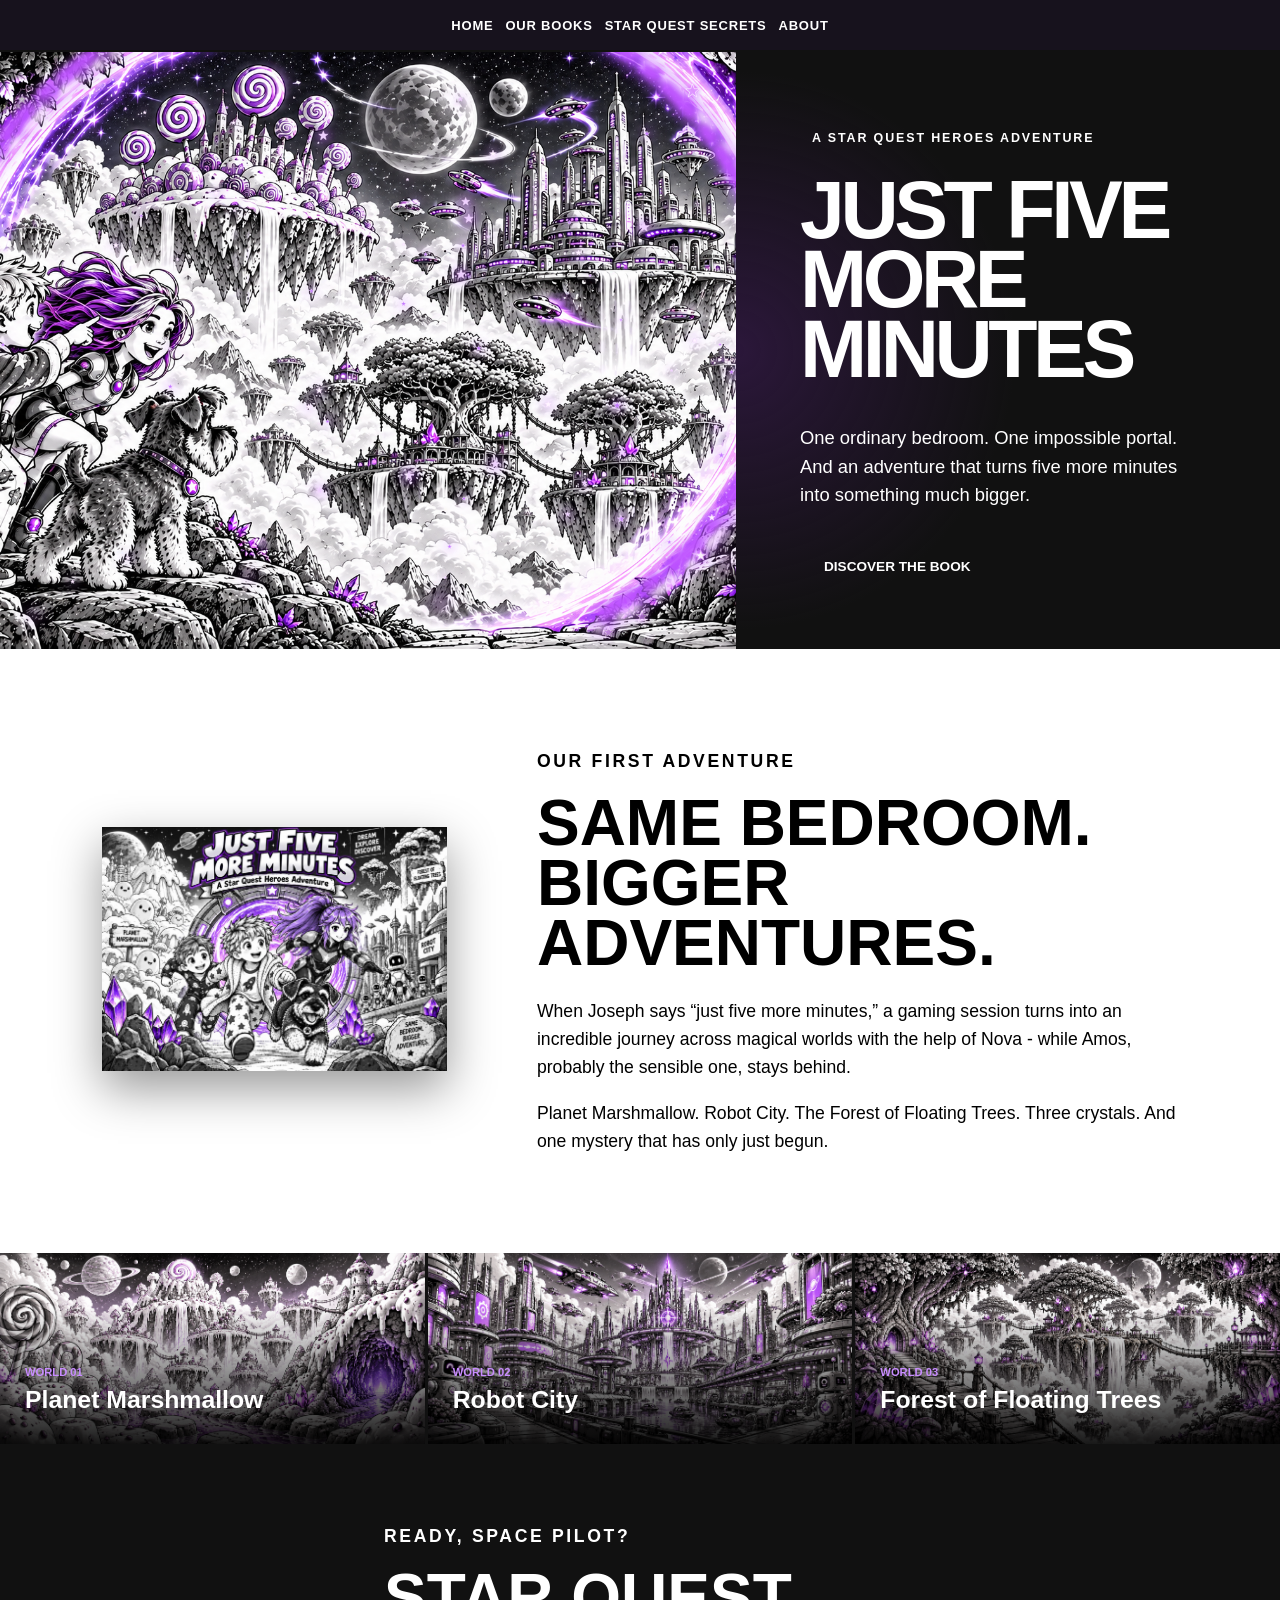
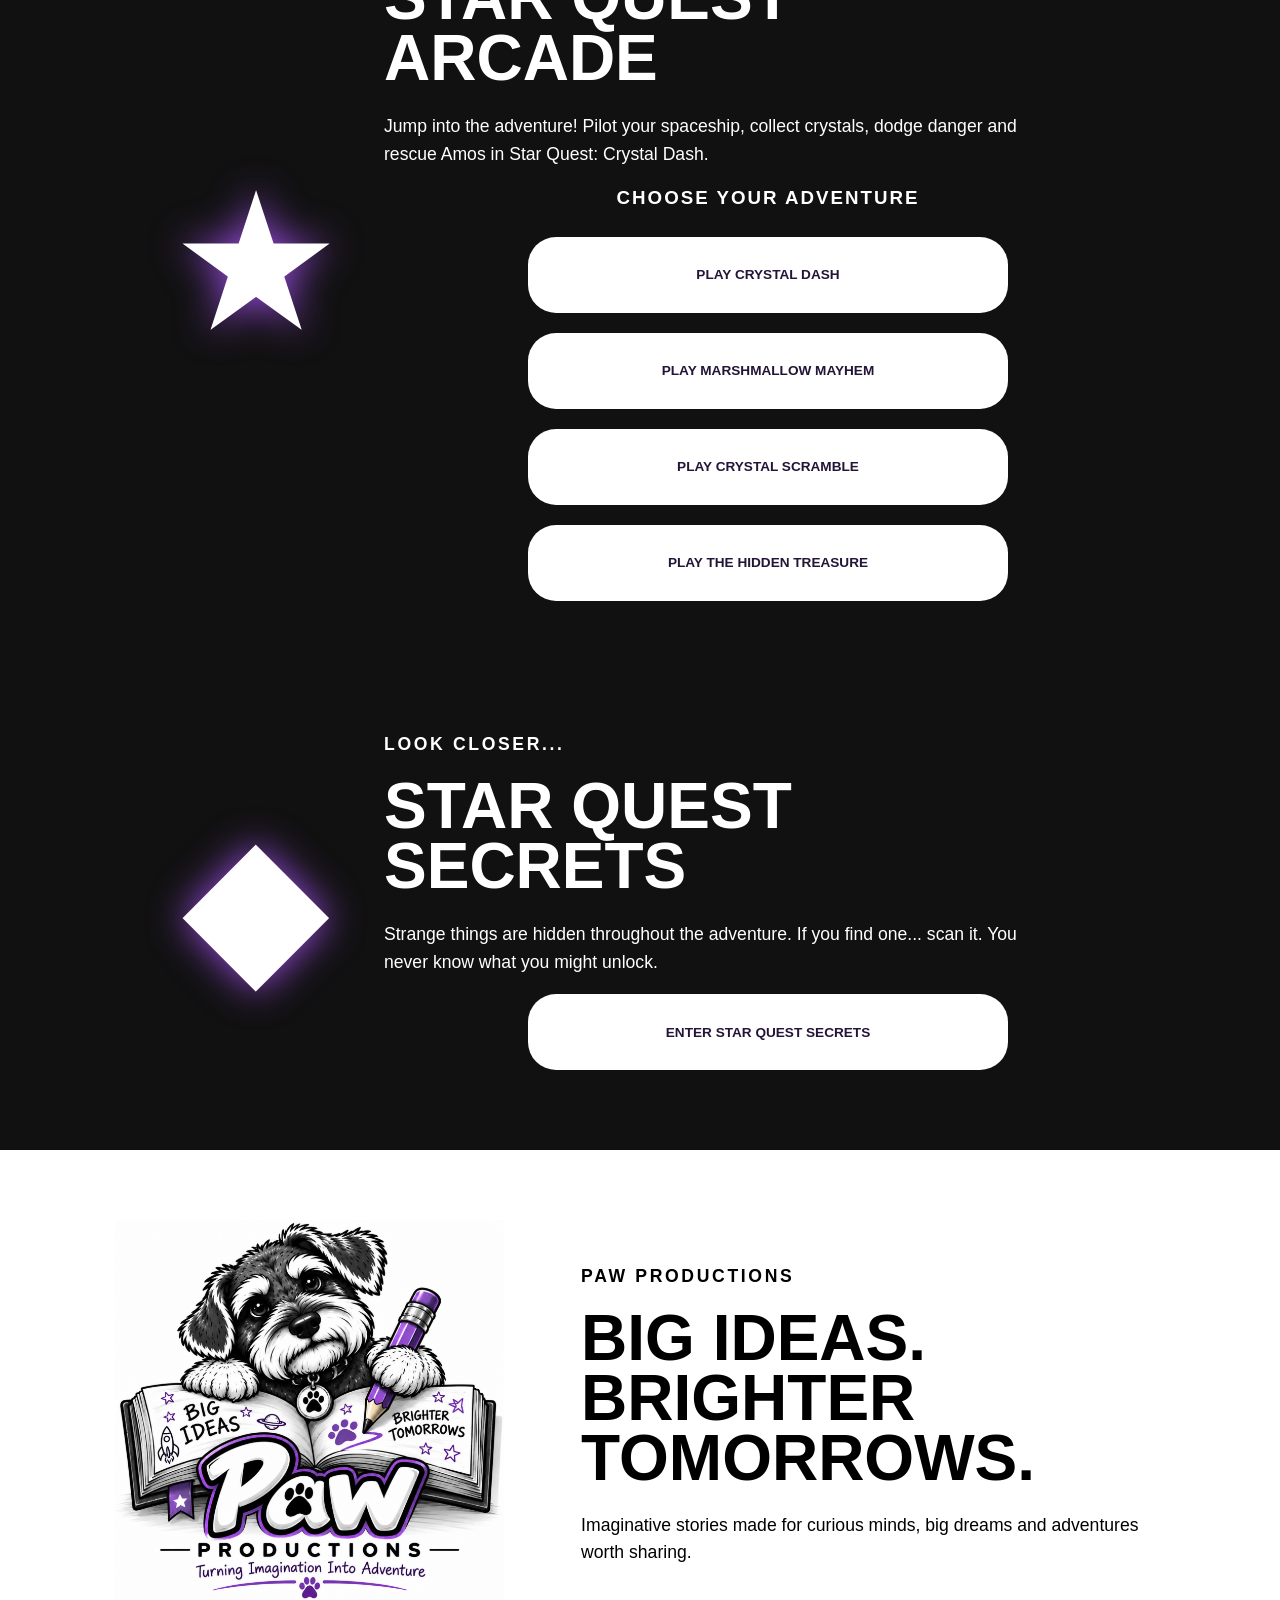
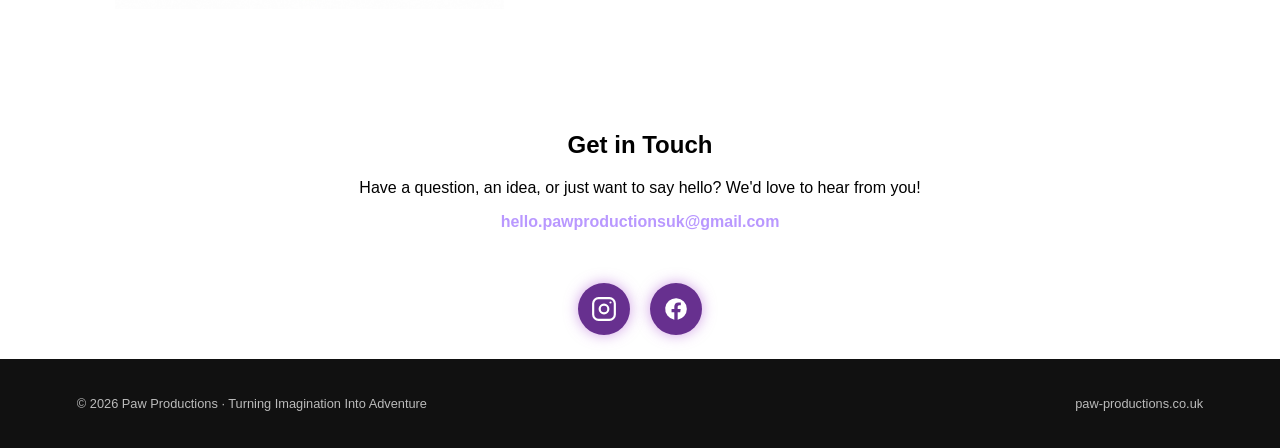
<file: index.html>
<!doctype html><html lang="en"><head><meta charset="utf-8"><meta name="viewport" content="width=device-width,initial-scale=1">
<title>Paw Productions | Turning Imagination Into Adventure</title><link rel="stylesheet" href="styles.css"><link rel="stylesheet" href="portal-animation.css"></head><body>
<header><a href="#home" class="logo"><img src="assets/paw-productions-logo.png" alt="Paw Productions"></a>
<nav><a href="#home">Home</a><a href="#book">Our Books</a><a href="#secrets">Star Quest Secrets</a><a href="#about">About</a></nav></header>
<main id="home"><section class="hero"><div class="hero-image"><img src="assets/file_000000006318821094ed0d67ec2d9e90.png" alt="Joseph jumps through Nova's purple portal while Amos stays on the bed."></div>
<div class="hero-copy"><span class="tag">A STAR QUEST HEROES ADVENTURE</span><h1>JUST FIVE<br>MORE MINUTES</h1>
<p>One ordinary bedroom. One impossible portal. And an adventure that turns five more minutes into something much bigger.</p><a class="button" href="#book">Discover the book</a></div></section>
<section id="book" class="book"><div class="cover"><img src="assets/cover.png" alt="Just Five More Minutes cover"></div><div class="book-copy">
<p class="kicker">OUR FIRST ADVENTURE</p><h2>Same bedroom.<br><em>Bigger adventures.</em></h2>
<p>When Joseph says “just five more minutes,” a gaming session turns into an incredible journey across magical worlds with the help of Nova - while Amos, probably the sensible one, stays behind.</p>
<p>Planet Marshmallow. Robot City. The Forest of Floating Trees. Three crystals. And one mystery that has only just begun.</p></div></section>
<section class="worlds"><article><img src="assets/Marshmallow.png" alt="Planet Marshmallow"><div><span>WORLD 01</span><h3>Planet Marshmallow</h3></div></article>
<article><img src="assets/RobotCity.png" alt="Robot City"><div><span>WORLD 02</span><h3>Robot City</h3></div></article>
<article><img src="assets/FloatingTrees.png" alt="Forest of Floating Trees"><div><span>WORLD 03</span><h3>Forest of Floating Trees</h3></div></article></section>
<section id="arcade" class="secrets">
  <div class="crystal">★</div>
  <div>
    <p class="kicker">READY, SPACE PILOT?</p>
    <h2>STAR QUEST<br>ARCADE</h2>
    <p>Jump into the adventure! Pilot your spaceship, collect crystals, dodge danger and rescue Amos in Star Quest: Crystal Dash.</p>
   
<h3 class="arcade-title">CHOOSE YOUR ADVENTURE</h3>
 
    <a class="button light" href="crystal-dash.html">PLAY CRYSTAL DASH</a>
    <a class="button light" href="Marshmallow_Mayhem_V5_1_GitHub_Ready-1.html">PLAY MARSHMALLOW MAYHEM</a>
  <a class="button light" href="Star_Quest_Crystal_Scramble_V1_1-1.html">PLAY CRYSTAL SCRAMBLE</a>  
  <a class="button light" href="Star_Quest_Hidden_Treasure_V4_4.html">PLAY THE HIDDEN TREASURE</a>
  </div>
</section>
<section id="secrets" class="secrets"><div class="crystal">◆</div><div><p class="kicker">LOOK CLOSER...</p><h2>STAR QUEST<br>SECRETS</h2>
<p>Strange things are hidden throughout the adventure. If you find one... scan it. You never know what you might unlock.</p>
<a class="button light" href="secret1.html">Enter Star Quest Secrets</a></div></section>
<section id="about" class="about"><img src="assets/paw-productions-logo.png" alt="Paw Productions"><div><p class="kicker">PAW PRODUCTIONS</p>
<h2>Big ideas.<br><em>Brighter tomorrows.</em></h2><p>Imaginative stories made for curious minds, big dreams and adventures worth sharing.</p></div></section></main>


<section id="contact" style="text-align:center;padding:32px 20px 12px;">
  <h2>Get in Touch</h2>
  <p>Have a question, an idea, or just want to say hello? We'd love to hear from you!</p>
  <p>
    <a href="mailto:hello.pawproductionsuk@gmail.com" style="color:#b998ff;font-weight:bold;text-decoration:none;">
      hello.pawproductionsuk@gmail.com
    </a>
  </p>
</section>

<div class="social-links" style="display:flex;justify-content:center;align-items:center;gap:20px;padding:24px 0;">
  <a href="https://www.instagram.com/pawproductionsuk/" target="_blank" rel="noopener noreferrer" aria-label="Follow Paw Productions on Instagram" title="Instagram" style="display:flex;align-items:center;justify-content:center;width:52px;height:52px;border-radius:50%;background:#67308f;color:white;box-shadow:0 0 14px #a64dce88;transition:transform .2s,box-shadow .2s;" onmouseover="this.style.transform='scale(1.1)'" onmouseout="this.style.transform='scale(1)'">
    <svg xmlns="http://www.w3.org/2000/svg" width="26" height="26" viewBox="0 0 24 24" fill="none" stroke="currentColor" stroke-width="2" stroke-linecap="round" stroke-linejoin="round" aria-hidden="true"><rect x="2" y="2" width="20" height="20" rx="5"/><circle cx="12" cy="12" r="4"/><circle cx="18" cy="6" r="1" fill="currentColor" stroke="none"/></svg>
  </a>
  <a href="https://www.facebook.com/share/1K9vWT8f3F/" target="_blank" rel="noopener noreferrer" aria-label="Follow Paw Productions on Facebook" title="Facebook" style="display:flex;align-items:center;justify-content:center;width:52px;height:52px;border-radius:50%;background:#67308f;color:white;box-shadow:0 0 14px #a64dce88;transition:transform .2s,box-shadow .2s;" onmouseover="this.style.transform='scale(1.1)'" onmouseout="this.style.transform='scale(1)'">
    <svg xmlns="http://www.w3.org/2000/svg" width="26" height="26" viewBox="0 0 24 24" fill="currentColor" aria-hidden="true"><path d="M22 12a10 10 0 1 0-11.56 9.88v-6.99H7.9V12h2.54V9.8c0-2.51 1.49-3.89 3.77-3.89 1.09 0 2.23.2 2.23.2v2.46h-1.26c-1.24 0-1.63.77-1.63 1.56V12h2.78l-.45 2.89h-2.33v6.99A10 10 0 0 0 22 12Z"/></svg>
  </a>
</div>


<footer><p>© 2026 Paw Productions · Turning Imagination Into Adventure</p><p>paw-productions.co.uk</p></footer><script src="portal-animation.js" defer></script></body></html>
</file>
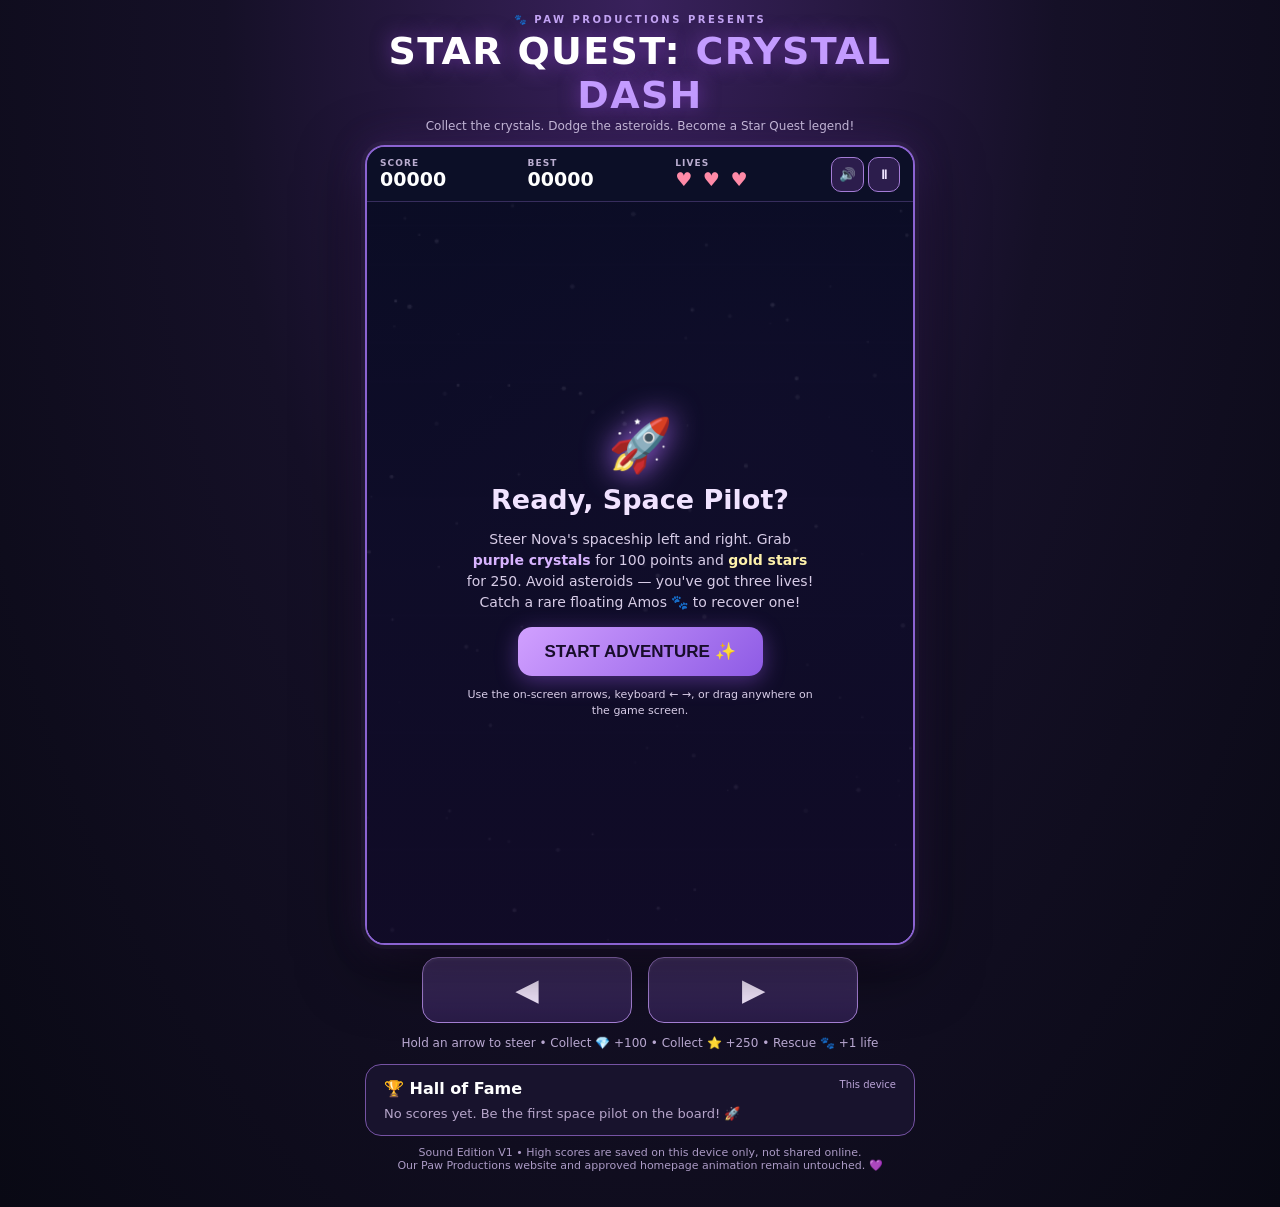
<file: crystal-dash.html>
<!doctype html><html lang="en"><head><meta charset="utf-8"><meta name="viewport" content="width=device-width,initial-scale=1,viewport-fit=cover"><title>Star Quest: Crystal Dash | Paw Productions</title><style>
:root{color-scheme:dark;font-family:system-ui,-apple-system,Segoe UI,sans-serif}*{box-sizing:border-box}body{margin:0;min-height:100vh;background:radial-gradient(ellipse at 50% 0%,#39215c 0%,#151027 46%,#090914 100%);color:#fff;display:flex;justify-content:center;padding:14px 12px 24px}.wrap{width:min(100%,550px)}header{text-align:center;margin-bottom:10px}.eyebrow{color:#c4a5f4;font-weight:800;letter-spacing:.25em;font-size:10px}h1{margin:4px 0 2px;font-size:clamp(27px,7vw,38px);letter-spacing:.035em;text-shadow:0 0 20px #a650ef80}h1 span{color:#c39bff}header p{font-size:12px;color:#d1c5e4;margin:0 0 12px}.frame{position:relative;border:2px solid #8b63d1;border-radius:20px;overflow:hidden;box-shadow:0 0 0 4px #ffffff08,0 20px 65px #0009,0 0 36px #8645dd40;background:#090d21}.hud{height:55px;display:flex;align-items:center;justify-content:space-between;padding:8px 13px;background:#0d1028e8;border-bottom:1px solid #9873d54f;gap:6px}.hud small{display:block;font-size:9px;color:#baadd0;font-weight:700;letter-spacing:.12em}.hud strong{font-size:19px;font-variant-numeric:tabular-nums}.hud .lives{color:#ff8aa7;font-size:19px;letter-spacing:2px}.pause{border:1px solid #a47cd6;color:#eee3ff;background:#2c1d4c;border-radius:10px;padding:9px 12px;font-weight:800;cursor:pointer}canvas{display:block;width:100%;height:auto;aspect-ratio:420/570;touch-action:none}.overlay{position:absolute;inset:55px 0 0;background:linear-gradient(180deg,#0a0c24db,#110b27ed);display:flex;align-items:center;justify-content:center;padding:20px;text-align:center}.panel{max-width:350px}.panel .logo{font-size:52px;filter:drop-shadow(0 0 16px #b470ff)}h2{font-size:27px;margin:8px 0;color:#f1e3ff}.panel p{font-size:14px;color:#d7cce7;line-height:1.5}.primary{border:0;border-radius:14px;background:linear-gradient(135deg,#d1a0ff,#8e5be5);color:#180d2b;font-size:17px;font-weight:900;padding:14px 27px;cursor:pointer;box-shadow:0 5px 22px #a65ffb66}.secondary{background:#24183d;color:#e9d7ff;border:1px solid #9b6bd0;border-radius:10px;padding:10px 14px;font-weight:800;cursor:pointer}.hidden{display:none!important}.controls{display:flex;gap:16px;justify-content:center;padding:12px 8px 3px}.move{width:45%;max-width:210px;height:66px;background:linear-gradient(180deg,#423065,#291b47);border:1px solid #a680d6;border-radius:16px;color:#f5e8ff;font-size:28px;font-weight:900;touch-action:none;user-select:none;-webkit-user-select:none;box-shadow:inset 0 2px 3px #ffffff12}.move:active,.move.down{background:#7850b0}.note{text-align:center;font-size:12px;color:#b9a8d1;margin:10px 0 14px}.scores{background:#18132d;border:1px solid #7653a4;border-radius:16px;padding:14px 18px}.scores h3{margin:0 0 8px;font-size:16px}.scores ol{margin:0;padding-left:25px}.scores li{padding:6px 3px;border-bottom:1px solid #ffffff15;font-size:13px}.scores li span{float:right;font-weight:800;color:#e5c7ff}.scores .empty{color:#b6a5ca;font-size:13px}.nameinput{width:100%;background:#120d24;border:1px solid #9f76d5;border-radius:10px;color:#fff;padding:11px;text-align:center;font-size:16px;max-width:230px;margin:7px 0 12px}.tiny{font-size:11px!important}.bottom{font-size:11px;color:#ab9ac5;text-align:center;margin-top:10px}@media(max-width:430px){body{padding:8px 7px 20px}.hud{height:49px;padding:5px 10px}.hud strong{font-size:17px}.overlay{top:49px}.controls{padding-top:9px}.move{height:62px}}

/* V10: fit the playable canvas and steering buttons into a phone viewport.
   The canvas internal resolution and all gameplay code remain unchanged. */
@media (pointer:coarse) and (max-width:600px){
  body{padding:6px 6px 12px}
  .wrap{width:min(100%,550px,max(210px,calc((100dvh - 235px)*420/570)))}
  header{margin-bottom:5px}
  header p{margin-bottom:5px}
  .controls{padding:7px 2px 0;gap:12px}
  .move{height:clamp(48px,8dvh,62px)}
}
</style></head><body><main class="wrap"><header><div class="eyebrow">🐾 PAW PRODUCTIONS PRESENTS</div><h1>STAR QUEST: <span>CRYSTAL DASH</span></h1><p>Collect the crystals. Dodge the asteroids. Become a Star Quest legend!</p></header><section class="frame"><div class="hud"><div><small>SCORE</small><strong id="score">00000</strong></div><div><small>BEST</small><strong id="best">00000</strong></div><div><small>LIVES</small><strong class="lives" id="lives">♥ ♥ ♥</strong></div><div style="display:flex;gap:4px;align-items:center"><button class="pause" id="sound-toggle" style="padding:9px 7px" aria-label="Mute game sounds">🔊</button><button class="pause" id="pause" aria-label="Pause game">Ⅱ</button></div></div><canvas id="game" width="420" height="570" aria-label="Star Quest arcade game"></canvas><div class="overlay" id="overlay"><div class="panel" id="panel"><div class="logo">🚀</div><h2>Ready, Space Pilot?</h2><p>Steer Nova's spaceship left and right. Grab <b style="color:#d8b4ff">purple crystals</b> for 100 points and <b style="color:#fff2ac">gold stars</b> for 250. Avoid asteroids — you've got three lives! Catch a rare floating Amos 🐾 to recover one!</p><button class="primary" id="start">START ADVENTURE ✨</button><p class="tiny">Use the on-screen arrows, keyboard ← →, or drag anywhere on the game screen.</p></div></div></section><div class="controls"><button class="move" id="left" aria-label="Move left">◀</button><button class="move" id="right" aria-label="Move right">▶</button></div><p class="note">Hold an arrow to steer • Collect 💎 +100 • Collect ⭐ +250 • Rescue 🐾 +1 life</p><section class="scores"><h3>🏆 Hall of Fame <span style="float:right;font-size:10px;color:#b9a3d6;font-weight:400">This device</span></h3><div id="scoreboard"></div></section><p class="bottom">Sound Edition V1 • High scores are saved on this device only, not shared online.<br>Our Paw Productions website and approved homepage animation remain untouched. 💜</p></main><script>
(()=>{'use strict';const c=document.getElementById('game'),x=c.getContext('2d'),W=420,H=570;const $=id=>document.getElementById(id);let mode='menu',score=0,lives=3,elapsed=0,spawn=0,objects=[],particles=[],stars=[],keys={left:false,right:false},ship={x:210,y:385,inv:0},last=0,frame=0,amosCount=0,amosNext=Infinity,notice=0;const rnd=(a,b)=>a+Math.random()*(b-a);
// Sound Edition: embedded clips, playable offline on mobile.
const soundClips={crystal:new Audio('[data-uri]'),amos:new Audio('[data-uri]'),star:new Audio('[data-uri]'),impact:new Audio('[data-uri]'),start:new Audio('[data-uri]'),end:new Audio('[data-uri]')};
let soundOn=true;
function playSound(name){if(!soundOn)return;try{const a=soundClips[name].cloneNode();a.volume=name==='impact'?.48:name==='amos'?.85:.65;const p=a.play();if(p&&p.catch)p.catch(()=>{});}catch(e){}}
const soundButton=document.getElementById('sound-toggle');
function syncSound(){soundButton.textContent=soundOn?'🔊':'🔇';soundButton.setAttribute('aria-label',soundOn?'Mute game sounds':'Enable game sounds');}
soundButton.addEventListener('click',()=>{soundOn=!soundOn;syncSound();if(soundOn)playSound('crystal')});syncSound();
const key='paw_crystal_dash_v1_scores';let board=[];try{board=JSON.parse(localStorage.getItem(key)||'[]')}catch(e){};board=Array.isArray(board)?board.slice(0,10):[];function showBoard(){const el=$('scoreboard');el.innerHTML='';if(!board.length){el.innerHTML='<div class="empty">No scores yet. Be the first space pilot on the board! 🚀</div>';return}const ol=document.createElement('ol');board.forEach(a=>{let li=document.createElement('li');li.textContent=a.name+' ';let sp=document.createElement('span');sp.textContent=Number(a.score).toLocaleString();li.append(sp);ol.append(li)});el.append(ol)}showBoard();function hud(){$('score').textContent=String(score).padStart(5,'0');$('best').textContent=String(Math.max(score,board[0]?.score||0)).padStart(5,'0');$('lives').textContent='♥ '.repeat(lives).trim()||'—'}hud();for(let i=0;i<100;i++)stars.push({x:rnd(0,W),y:rnd(0,H),r:rnd(.4,1.8),v:rnd(15,65),a:rnd(.3,1)});function start(){playSound('start');mode='play';score=0;lives=3;elapsed=0;spawn=.5;objects=[];particles=[];amosCount=0;amosNext=Infinity;notice=0;ship={x:210,y:385,inv:0};$('overlay').classList.add('hidden');$('pause').textContent='Ⅱ';hud()}function overlay(html){$('panel').innerHTML=html;$('overlay').classList.remove('hidden')}function pause(){if(mode==='play'){mode='paused';overlay('<div class="logo">🌌</div><h2>Taking a Breather?</h2><p>The galaxy will wait for you, Space Pilot.</p><button class="primary" id="resume">RESUME 🚀</button>');$('resume').onclick=()=>{mode='play';$('overlay').classList.add('hidden')};$('pause').textContent='▶'}else if(mode==='paused'){mode='play';$('overlay').classList.add('hidden');$('pause').textContent='Ⅱ'}}$('pause').onclick=pause;$('start').onclick=start;function burst(px,py,color,n=12){for(let i=0;i<n;i++)particles.push({x:px,y:py,vx:rnd(-110,110),vy:rnd(-110,110),life:rnd(.3,.7),max:.7,color,r:rnd(1.5,4)})}function end(){playSound('end');mode='over';let qualifies=score>0&&(board.length<10||score>board[board.length-1].score);overlay('<div class="logo">🏆</div><h2>Mission Complete!</h2><p>You scored <b style="color:#e7c1ff;font-size:25px">'+score.toLocaleString()+'</b> points!</p>'+(qualifies?'<p>🎉 You made the Hall of Fame! Enter your space-pilot nickname:</p><input class="nameinput" id="nickname" maxlength="12" placeholder="SPACE PILOT" autocomplete="off"><br><button class="primary" id="save">SAVE SCORE ⭐</button>':'<button class="primary" id="again">PLAY AGAIN 🚀</button>')+'<p class="tiny">'+(qualifies?'Nicknames and scores are saved on this device only.':'Ready for another run?')+'</p>');if(qualifies){$('save').onclick=()=>{let name=($('nickname').value.trim()||'SPACE PILOT').replace(/[<>]/g,'').slice(0,12);board.push({name,score});board.sort((a,b)=>b.score-a.score);board=board.slice(0,10);try{localStorage.setItem(key,JSON.stringify(board))}catch(e){}showBoard();hud();overlay('<div class="logo">🌟</div><h2>Score Saved!</h2><p>Well flown, <b>'+name.replace(/&/g,'&amp;')+'</b>! Check the Hall of Fame below.</p><button class="primary" id="again">PLAY AGAIN 🚀</button>');$('again').onclick=start};$('nickname').addEventListener('keydown',e=>{if(e.key==='Enter')$('save').click()})}else $('again').onclick=start}function spawnObj(){let p=Math.random(),kind=p<.55?'crystal':p<.72?'star':'rock';objects.push({kind,x:rnd(35,W-35),y:-35,r:kind==='rock'?rnd(18,27):kind==='star'?17:16,rot:rnd(0,6.28),speed:rnd(0,45),hit:false})}function drawAmos(o){
 x.save();
 // Amos: compact grey miniature Schnauzer with expressive brows and a fluffy beard.
 x.shadowColor='#d8a7ff';x.shadowBlur=19;
 x.fillStyle='#999ca5';x.strokeStyle='#f1e7ff';x.lineWidth=1.6;
 x.beginPath();x.moveTo(-14,-12);x.lineTo(-20,-25);x.lineTo(-7,-19);x.lineTo(7,-19);x.lineTo(20,-25);x.lineTo(14,-12);x.closePath();x.fill();x.stroke();
 x.beginPath();x.ellipse(0,-4,17,17,0,0,Math.PI*2);x.fill();x.stroke();
 // Grey-white beard: overlapping tufts frame the small black nose.
 x.shadowBlur=0;x.fillStyle='#e4e2e8';
 x.beginPath();x.ellipse(-8,9,9,10,-.2,0,Math.PI*2);x.ellipse(8,9,9,10,.2,0,Math.PI*2);x.fill();
 x.beginPath();x.moveTo(-9,12);x.quadraticCurveTo(-7,23,-3,21);x.quadraticCurveTo(0,27,3,21);x.quadraticCurveTo(7,23,9,12);x.closePath();x.fill();
 // Distinctive fluffy Schnauzer eyebrows.
 x.strokeStyle='#f0edf2';x.lineWidth=4;x.lineCap='round';x.beginPath();x.moveTo(-13,-11);x.quadraticCurveTo(-8,-15,-3,-10);x.moveTo(3,-10);x.quadraticCurveTo(8,-15,13,-11);x.stroke();
 x.fillStyle='#292632';x.beginPath();x.arc(-7,-6,2.4,0,Math.PI*2);x.arc(7,-6,2.4,0,Math.PI*2);x.fill();
 // Smaller rounded nose, centred below the eyes.
 x.beginPath();x.ellipse(0,5,3.2,2.5,0,0,Math.PI*2);x.fill();
 x.strokeStyle='#c3beca';x.lineWidth=1;x.beginPath();x.moveTo(0,8);x.lineTo(0,12);x.stroke();
 x.restore();
}
function polygon(cx,cy,r,n,rot){x.beginPath();for(let i=0;i<n;i++){let a=rot+i*2*Math.PI/n;x[i?'lineTo':'moveTo'](cx+Math.cos(a)*r,cy+Math.sin(a)*r)}x.closePath()}function drawShip(){x.save();x.translate(ship.x,ship.y);if(ship.inv>0&&Math.floor(ship.inv*12)%2===0)x.globalAlpha=.35;let glow=x.createRadialGradient(0,15,1,0,15,46);glow.addColorStop(0,'#b95cff88');glow.addColorStop(1,'#b95cff00');x.fillStyle=glow;x.beginPath();x.arc(0,15,46,0,Math.PI*2);x.fill();x.fillStyle='#ad6cff';x.beginPath();x.moveTo(-9,20);x.lineTo(0,36+rnd(0,8));x.lineTo(9,20);x.fill();x.fillStyle='#d3c9ed';x.strokeStyle='#5c3b91';x.lineWidth=3;x.beginPath();x.moveTo(0,-29);x.lineTo(17,-4);x.lineTo(28,16);x.lineTo(11,13);x.lineTo(0,20);x.lineTo(-11,13);x.lineTo(-28,16);x.lineTo(-17,-4);x.closePath();x.fill();x.stroke();x.fillStyle='#7c52c8';x.beginPath();x.moveTo(0,-22);x.lineTo(9,4);x.lineTo(0,12);x.lineTo(-9,4);x.closePath();x.fill();x.fillStyle='#e4b7ff';x.beginPath();x.ellipse(0,-5,5,9,0,0,7);x.fill();x.fillStyle='#a46cff';x.beginPath();x.arc(-18,11,3,0,7);x.arc(18,11,3,0,7);x.fill();x.restore()}function drawObj(o){x.save();x.translate(o.x,o.y);x.rotate(o.rot);if(o.kind==='amos'){drawAmos(o);x.restore();return}if(o.kind==='crystal'){x.shadowColor='#bd65ff';x.shadowBlur=23;x.fillStyle='#c77bff';x.strokeStyle='#f2d5ff';x.lineWidth=2;x.beginPath();x.moveTo(0,-20);x.lineTo(14,-5);x.lineTo(8,15);x.lineTo(0,23);x.lineTo(-8,15);x.lineTo(-14,-5);x.closePath();x.fill();x.stroke();x.fillStyle='#f2d6ff';x.beginPath();x.moveTo(0,-18);x.lineTo(6,-3);x.lineTo(0,15);x.lineTo(-5,-3);x.fill()}else if(o.kind==='star'){x.shadowColor='#ffe08c';x.shadowBlur=21;x.fillStyle='#ffe58e';x.strokeStyle='#fff9d8';x.lineWidth=1.5;x.beginPath();for(let i=0;i<10;i++){let a=-Math.PI/2+i*Math.PI/5,r=i%2?8:20;x[i?'lineTo':'moveTo'](Math.cos(a)*r,Math.sin(a)*r)}x.closePath();x.fill();x.stroke()}else{x.shadowColor='#ec7f9a';x.shadowBlur=8;x.fillStyle='#74637e';x.strokeStyle='#b8a7bc';x.lineWidth=2;polygon(0,0,o.r,8,0);x.fill();x.stroke();x.fillStyle='#3f344e';x.beginPath();x.arc(-5,-5,6,0,7);x.arc(9,7,4,0,7);x.fill()}x.restore()}function update(dt){frame+=dt;for(const s of stars){s.y+=s.v*dt*(mode==='play'?1.6:.3);if(s.y>H){s.y=0;s.x=rnd(0,W)}}for(let i=particles.length-1;i>=0;i--){let p=particles[i];p.x+=p.vx*dt;p.y+=p.vy*dt;p.life-=dt;if(p.life<=0)particles.splice(i,1)}if(mode!=='play')return;elapsed+=dt;notice=Math.max(0,notice-dt);
 // Two possible rescue opportunities: Amos falls straight down like crystals, at a fixed random horizontal position.
 if(amosCount<2&&elapsed>=amosNext&&lives<3){
  objects.push({kind:'amos',x:rnd(35,W-35),y:-38,r:24,rot:0,speed:0});
  amosCount++;amosNext=Infinity;
 }
 ship.inv=Math.max(0,ship.inv-dt);let dir=(keys.right?1:0)-(keys.left?1:0);ship.x=Math.max(30,Math.min(W-30,ship.x+dir*270*dt));spawn-=dt;if(spawn<=0){spawnObj();spawn=Math.max(.27,.78-elapsed*.008)*rnd(.78,1.15)}let speed=145+Math.min(170,elapsed*4);for(let i=objects.length-1;i>=0;i--){let o=objects[i];o.y+=(o.kind==='amos'?85:speed+o.speed)*dt;if(o.kind!=='amos')o.rot+=(o.kind==='rock'?.8:1.8)*dt;if(Math.hypot(o.x-ship.x,o.y-ship.y)<o.r+17){objects.splice(i,1);if(o.kind==='amos'){if(lives<3){lives++;notice=1.7;burst(o.x,o.y,'#e2b9ff',22);hud();playSound('amos')}}else if(o.kind==='rock'){if(ship.inv<=0){lives--;if(lives>0&&amosCount<2&&amosNext===Infinity)amosNext=elapsed+2.2;ship.inv=1.4;burst(ship.x,ship.y,'#ff9aa9',20);hud();playSound('impact');if(lives<=0){end();break}}}else{score+=o.kind==='star'?250:100;playSound(o.kind==='star'?'star':'crystal');burst(o.x,o.y,o.kind==='star'?'#ffe6a3':'#d29aff',12);hud()}}else if(o.y>H+45)objects.splice(i,1)}}function draw(){x.clearRect(0,0,W,H);let bg=x.createLinearGradient(0,0,0,H);bg.addColorStop(0,'#100e2c');bg.addColorStop(.5,'#1a1640');bg.addColorStop(1,'#0b0c22');x.fillStyle=bg;x.fillRect(0,0,W,H);let neb=x.createRadialGradient(290,175,15,290,175,260);neb.addColorStop(0,'#7b35b52e');neb.addColorStop(1,'#522e8e00');x.fillStyle=neb;x.fillRect(0,0,W,H);for(let s of stars){x.globalAlpha=s.a;x.fillStyle='#e6dcff';x.beginPath();x.arc(s.x,s.y,s.r,0,7);x.fill()}x.globalAlpha=1;x.strokeStyle='#8b62d318';x.lineWidth=1;for(let i=0;i<8;i++){let yy=(i*90+frame*45)%H;x.beginPath();x.moveTo(0,yy);x.lineTo(W,yy);x.stroke()}for(let o of objects)drawObj(o);if(mode!=='menu')drawShip();for(let p of particles){x.globalAlpha=Math.max(0,p.life/p.max);x.fillStyle=p.color;x.shadowColor=p.color;x.shadowBlur=9;x.beginPath();x.arc(p.x,p.y,p.r,0,7);x.fill()}x.globalAlpha=1;x.shadowBlur=0;if(notice>0){x.save();x.globalAlpha=Math.min(1,notice);x.textAlign='center';x.font='900 26px system-ui';x.shadowColor='#b36cff';x.shadowBlur=18;x.fillStyle='#fff0ff';x.fillText('🐾 +1 LIFE!',W/2,85);x.restore()}if(mode==='play'&&elapsed>3){x.font='bold 11px system-ui';x.fillStyle='#c8b2e0aa';x.textAlign='center';x.fillText('SPEED '+Math.floor(1+elapsed/12)+'×',W/2,25)}}let t=0;function loop(now){let dt=Math.min((now-(last||now))/1000,.035);last=now;update(dt);draw();requestAnimationFrame(loop)}requestAnimationFrame(loop);function bind(id,which){let b=$(id);const on=e=>{e.preventDefault();keys[which]=true;b.classList.add('down')};const off=e=>{if(e)e.preventDefault();keys[which]=false;b.classList.remove('down')};b.addEventListener('pointerdown',e=>{on(e);b.setPointerCapture(e.pointerId)});b.addEventListener('pointerup',off);b.addEventListener('pointercancel',off);b.addEventListener('lostpointercapture',off)}bind('left','left');bind('right','right');window.addEventListener('keydown',e=>{if(e.key==='ArrowLeft'||e.key==='a'){keys.left=true;e.preventDefault()}if(e.key==='ArrowRight'||e.key==='d'){keys.right=true;e.preventDefault()}if(e.key===' '&&mode==='play'){pause();e.preventDefault()}});window.addEventListener('keyup',e=>{if(e.key==='ArrowLeft'||e.key==='a')keys.left=false;if(e.key==='ArrowRight'||e.key==='d')keys.right=false});let dragging=false;c.addEventListener('pointerdown',e=>{if(mode!=='play')return;dragging=true;c.setPointerCapture(e.pointerId);steer(e)});c.addEventListener('pointermove',e=>{if(dragging&&mode==='play')steer(e)});c.addEventListener('pointerup',()=>dragging=false);c.addEventListener('pointercancel',()=>dragging=false);function steer(e){let r=c.getBoundingClientRect();ship.x=Math.max(30,Math.min(W-30,(e.clientX-r.left)*W/r.width))}document.addEventListener('visibilitychange',()=>{if(document.hidden&&mode==='play')pause()});})();
</script></body></html>
</file>
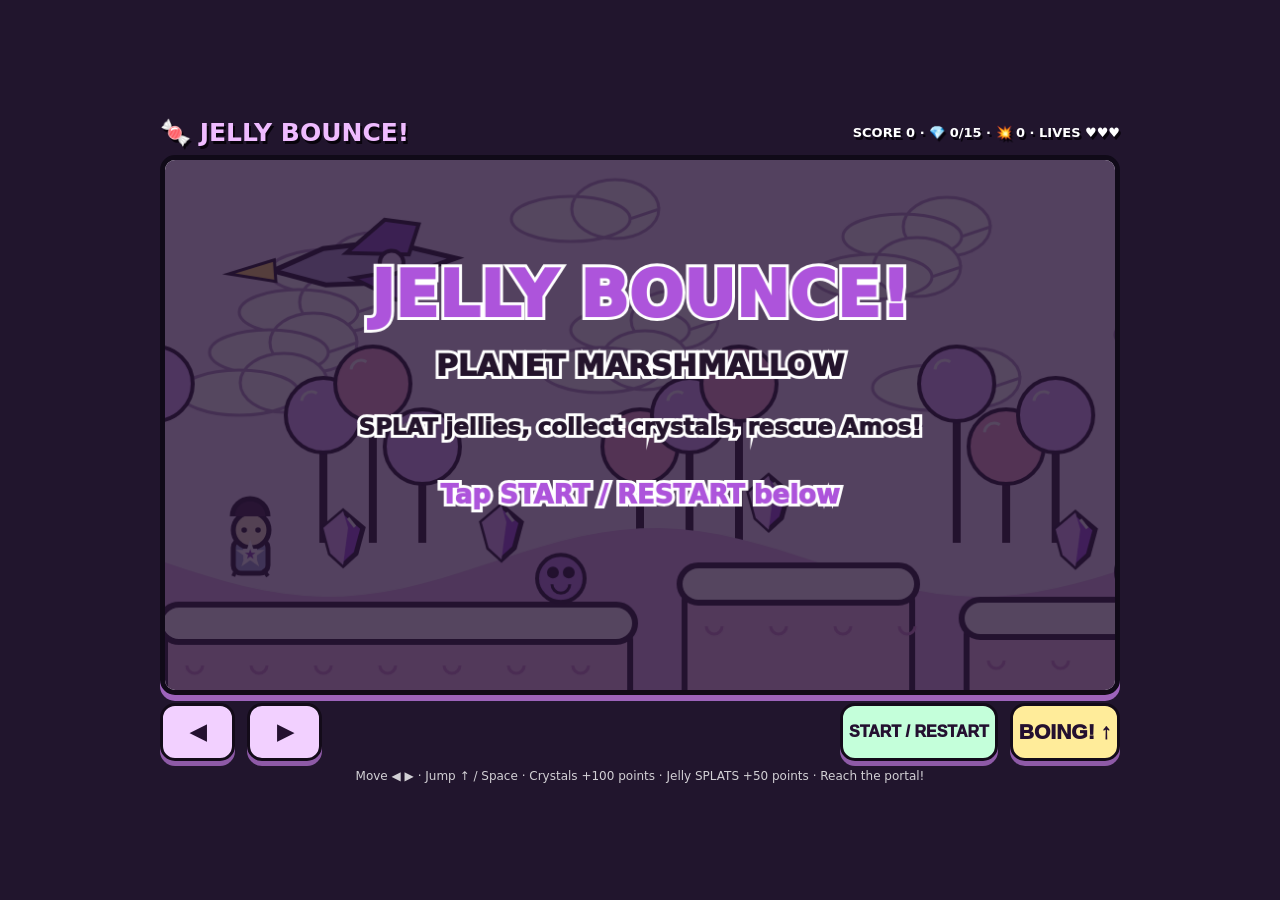
<file: jelly-bounce-final.html>
<!doctype html><html lang="en"><head><meta charset="utf-8"><meta name="viewport" content="width=device-width,initial-scale=1,maximum-scale=1,user-scalable=no"><title>Jelly Bounce! | Paw Productions</title><style>*{box-sizing:border-box}body{margin:0;background:#21152d;color:#fff;font-family:system-ui,Arial,sans-serif;overflow:hidden;touch-action:none}#wrap{height:100dvh;display:flex;flex-direction:column;align-items:center;justify-content:center;gap:8px;padding:8px}header{width:min(100%,960px);display:flex;justify-content:space-between;align-items:center;gap:8px;font-weight:900;text-shadow:2px 3px #08030c}header strong{color:#efbbff;font-size:clamp(16px,3vw,25px)}header span{font-size:13px}canvas{display:block;width:min(100%,960px);height:auto;max-height:72dvh;aspect-ratio:16/9;border:5px solid #100a18;border-radius:15px;background:#f9edff;box-shadow:0 6px 0 #9d63bb;touch-action:none}#controls{display:flex;justify-content:space-between;width:min(100%,960px);gap:12px;user-select:none}#controls .group{display:flex;gap:12px}button{border:3px solid #130b19;border-radius:15px;background:#f2d0ff;color:#241030;font-weight:1000;font-size:21px;box-shadow:0 5px 0 #8e5aa7;min-width:75px;min-height:58px;touch-action:none}button:active,.down{transform:translateY(4px);box-shadow:0 1px 0 #8e5aa7}#jump{background:#ffec9a}#start{background:#c4ffda;font-size:16px}footer{font-size:12px;opacity:.8;text-align:center}@media(max-height:600px){#wrap{gap:3px}canvas{max-height:65dvh}button{min-height:44px}footer{display:none}}</style></head><body><div id="wrap"><header><strong>🍬 JELLY BOUNCE!</strong><span id="hud">CRYSTALS 0 · LIVES ♥♥♥</span></header><canvas id="game" width="960" height="540" aria-label="Jelly Bounce platform game"></canvas><div id="controls"><div class="group"><button id="left" aria-label="Move left">◀</button><button id="right" aria-label="Move right">▶</button></div><div class="group"><button id="start">START / RESTART</button><button id="jump">BOING! ↑</button></div></div><footer>Move ◀ ▶ · Jump ↑ / Space · Crystals +100 points · Jelly SPLATS +50 points · Reach the portal!</footer></div><script>
(()=>{'use strict';const c=document.getElementById('game'),g=c.getContext('2d'),hud=document.getElementById('hud');const W=960,H=540,keys={left:false,right:false,jump:false};let state='menu',player,cam=0,score=0,crystalCount=0,splatCount=0,lives=3,frame=0,inv=0,particles=[],collected=new Set(),enemies=[],won=false,bonus=0,amosTaken=false;const AMOS_X=2770;const platforms=[{x:0,y:465,w:470},{x:525,y:425,w:230},{x:810,y:460,w:310},{x:1190,y:400,w:220},{x:1470,y:465,w:310},{x:1830,y:410,w:250},{x:2150,y:455,w:380},{x:2590,y:415,w:270},{x:2920,y:465,w:400},{x:3370,y:430,w:260},{x:3700,y:460,w:500}];const gems=[{x:180,y:388},{x:340,y:385},{x:610,y:350},{x:920,y:380},{x:1250,y:325},{x:1570,y:390},{x:1710,y:390},{x:1930,y:335},{x:2280,y:375},{x:2450,y:375},{x:2700,y:340},{x:3050,y:385},{x:3190,y:385},{x:3500,y:350},{x:3840,y:380}];const WORLD=4200;function reset(){player={x:65,y:360,w:42,h:60,vx:0,vy:0,on:false};cam=0;score=0;crystalCount=0;splatCount=0;lives=3;bonus=0;amosTaken=false;inv=0;frame=0;particles=[];collected=new Set();enemies=[{x:400,y:427,min:260,max:455,dir:1},{x:985,y:422,min:845,max:1090,dir:-1},{x:1610,y:427,min:1500,max:1740,dir:1},{x:2350,y:417,min:2190,max:2490,dir:-1},{x:3110,y:427,min:2960,max:3260,dir:1},{x:3920,y:422,min:3730,max:4140,dir:-1}];state='play';updateHUD()}function updateHUD(){hud.textContent='SCORE '+score+' · 💎 '+crystalCount+'/'+gems.length+' · 💥 '+splatCount+' · LIVES '+('♥'.repeat(Math.max(0,lives)))}function poly(points,fill,stroke='#21152d',lw=5){g.beginPath();g.moveTo(points[0][0],points[0][1]);for(let i=1;i<points.length;i++)g.lineTo(...points[i]);g.closePath();g.fillStyle=fill;g.fill();if(stroke){g.strokeStyle=stroke;g.lineWidth=lw;g.stroke()}}function bubble(x,y,r,color){g.beginPath();g.arc(x,y,r,0,Math.PI*2);g.fillStyle=color;g.fill();g.lineWidth=4;g.strokeStyle='#23142d';g.stroke()}function txt(s,x,y,size=30,color='#24142c',align='center'){g.font=`1000 ${size}px system-ui,Arial`;g.textAlign=align;g.lineWidth=6;g.strokeStyle='#fff';g.strokeText(s,x,y);g.fillStyle=color;g.fillText(s,x,y)}function puff(x,y,word){for(let i=0;i<10;i++)particles.push({x,y,vx:(Math.random()-.5)*10,vy:-Math.random()*8-2,t:35,color:i%2?'#c078ed':'#fff3a6'});if(word)particles.push({x,y:y-22,vx:0,vy:-1.6,t:42,word})}function drawBg(){g.fillStyle='#f9e8ff';g.fillRect(0,0,W,H);for(let i=0;i<14;i++){let x=((i*305-cam*.2)%1250+1250)%1250-140,y=55+(i*59)%195;g.fillStyle='#fff';g.strokeStyle='#b79ac9';g.lineWidth=3;g.beginPath();g.ellipse(x,y,60,23,0,0,Math.PI*2);g.ellipse(x+45,y-10,44,30,0,0,Math.PI*2);g.fill();g.stroke()}for(let i=0;i<16;i++){let x=((i*320-cam*.45)%1550+1550)%1550-160;g.strokeStyle='#25182c';g.lineWidth=8;g.beginPath();g.moveTo(x,390);g.lineTo(x,240+(i%3)*32);g.stroke();bubble(x,228+(i%3)*32,38,i%2?'#e1b0ff':'#f8a9d0');g.lineWidth=3;g.strokeStyle='#fff';g.beginPath();g.arc(x-12,214+(i%3)*32,10,3.2,5.3);g.stroke()}g.fillStyle='#e4b6ef';g.beginPath();g.moveTo(0,480);for(let x=0;x<=W;x+=20)g.lineTo(x,410+Math.sin((x+cam*.13)/105)*35);g.lineTo(W,H);g.lineTo(0,H);g.fill()}function drawPlatforms(){for(const p of platforms){const x=p.x-cam;if(x+p.w<0||x>W)continue;g.fillStyle='#f5c5ec';g.strokeStyle='#281831';g.lineWidth=6;g.beginPath();g.roundRect(x,p.y,p.w,H-p.y+70,24);g.fill();g.stroke();g.fillStyle='#fff8ff';g.beginPath();g.roundRect(x-5,p.y-12,p.w+10,38,20);g.fill();g.stroke();g.strokeStyle='#d18bca';g.lineWidth=3;for(let k=30;k<p.w;k+=65){g.beginPath();g.arc(x+k,p.y+50,8,0,Math.PI);g.stroke()}}}function drawGems(){gems.forEach((gem,i)=>{if(collected.has(i))return;const x=gem.x-cam;if(x<-30||x>W+30)return;const y=gem.y+Math.sin(frame*.07+i)*8;poly([[x,y-25],[x+20,y-8],[x+13,y+18],[x,y+30],[x-13,y+18],[x-20,y-8]],'#a34de4');poly([[x,y-25],[x+5,y-8],[x,y+30],[x-13,y+18],[x-20,y-8]],'#e9b8ff',null);g.strokeStyle='#fff';g.lineWidth=3;g.beginPath();g.moveTo(x+5,y-18);g.lineTo(x+12,y-9);g.stroke()})}function drawEnemy(e){let x=e.x-cam,y=e.y+Math.sin(frame*.1+e.x)*3;bubble(x,y,24,'#bd80e8');bubble(x-8,y-6,4,'#fff');bubble(x+8,y-6,4,'#fff');bubble(x-7,y-6,2,'#22132a');bubble(x+9,y-6,2,'#22132a');g.strokeStyle='#21152d';g.lineWidth=3;g.beginPath();g.arc(x,y+6,9,0,Math.PI);g.stroke()}function drawPlayer(){let x=player.x-cam,y=player.y;if(inv>0&&Math.floor(frame/5)%2)return;g.strokeStyle='#21152d';g.lineWidth=5;g.fillStyle='#a0a9d8';g.beginPath();g.roundRect(x+4,y+27,35,34,8);g.fill();g.stroke();g.fillStyle='#f9e5cd';g.beginPath();g.arc(x+22,y+17,18,0,Math.PI*2);g.fill();g.stroke();g.fillStyle='#3c2442';g.beginPath();g.arc(x+21,y+3,18,Math.PI,Math.PI*2);g.fill();g.stroke();g.fillStyle='#21152d';g.beginPath();g.arc(x+15,y+17,2.8,0,7);g.arc(x+29,y+17,2.8,0,7);g.fill();g.strokeStyle='#21152d';g.lineWidth=4;g.beginPath();g.moveTo(x+7,y+57);g.lineTo(x+4,y+64);g.moveTo(x+34,y+57);g.lineTo(x+39,y+64);g.stroke();g.fillStyle='#f9edff';g.fillRect(x+14,y+36,14,11);txt('★',x+21,y+46,12,'#8d46b6')}function drawShip(){
 // Nova's ship flies overhead at intervals, in bold comic-book style.
 const phase=(frame+90)%720;if(phase>240)return;
 const x=1050-phase*5.8,y=92+Math.sin(phase*.055)*14;
 g.save();g.translate(x,y);g.rotate(-.07);
 poly([[-100,0],[-48,-19],[15,-22],[85,0],[15,20],[-48,18]],'#b7a5d6','#21152d',5);
 poly([[-25,-13],[16,-44],[50,-37],[38,-7]],'#9158c6','#21152d',4);
 poly([[-20,13],[22,38],[53,31],[36,8]],'#7e47b2','#21152d',4);
 bubble(20,0,12,'#f5dcff');
 poly([[-98,-11],[-145,0],[-98,11]],'#ffd966','#21152d',3);
 g.restore();if(phase>28&&phase<185&&phase%85<22)txt('WHOOOOSH!',x-100,y-56,23,'#8038b6');
}
function drawAmos(){if(amosTaken)return;const x=AMOS_X-cam;if(x<-80||x>W+80)return;
 const y=350+Math.sin(frame*.06)*5;
 g.save();g.translate(x,y);
 // Little grey miniature Schnauzer with distinctive beard and eyebrows.
 g.strokeStyle='#21152d';g.lineWidth=4;
 g.fillStyle='#9fa2ae';g.beginPath();g.ellipse(0,15,29,21,0,0,Math.PI*2);g.fill();g.stroke();
 for(const ex of [-19,19]){g.fillStyle='#777d8c';g.beginPath();g.moveTo(ex,-1);g.lineTo(ex*1.6,-32);g.lineTo(ex*.45,-24);g.closePath();g.fill();g.stroke()}
 g.fillStyle='#bfc1c8';g.beginPath();g.ellipse(0,-9,24,24,0,0,Math.PI*2);g.fill();g.stroke();
 for(const ex of [-10,10]){g.fillStyle='#fff';g.beginPath();g.ellipse(ex,-14,8,6,0,0,Math.PI*2);g.fill();g.stroke();bubble(ex,-12,2,'#21152d')}
 g.fillStyle='#eee';g.beginPath();g.ellipse(0,5,15,12,0,0,Math.PI*2);g.fill();g.stroke();bubble(0,-1,5,'#21152d');
 g.restore();txt('AMOS! +1 LIFE',x,y-53,19,'#7433a5');
}
function drawPortal(){let x=4090-cam;if(x<-90||x>W+100)return;g.save();g.translate(x,350);g.rotate(Math.sin(frame*.02)*.04);g.strokeStyle='#2b1536';g.lineWidth=8;g.fillStyle='#bb7ae7';g.beginPath();g.ellipse(0,0,53,94,0,0,Math.PI*2);g.fill();g.stroke();for(let i=0;i<4;i++){g.strokeStyle=['#fff','#803ac0','#ebc7ff','#ad52e1'][i];g.lineWidth=8-i;g.beginPath();g.ellipse(0,0,44-i*10,80-i*16,frame*.018+i,0,Math.PI*2);g.stroke()}g.restore();txt('FINISH!',x,225,25)}function damage(){if(inv)return;lives--;inv=95;puff(player.x+20-cam,player.y,'SPLAT!');updateHUD();if(lives<=0){state='over';return}player.x=Math.max(60,player.x-120);player.y=260;player.vy=-3}function tick(){frame++;if(state!=='play')return;let oldBottom=player.y+player.h;let fallingBeforeCollision=player.vy>0;player.vx=(keys.right?5.2:0)-(keys.left?5.2:0);player.x=Math.max(0,Math.min(WORLD-50,player.x+player.vx));if(keys.jump&&player.on){player.vy=-15.5;player.on=false;puff(player.x+20-cam,player.y+55,'BOING!')}player.vy=Math.min(16,player.vy+.72);player.y+=player.vy;player.on=false;for(const p of platforms){if(player.vy>=0&&player.x+player.w>p.x+5&&player.x<p.x+p.w-5&&oldBottom<=p.y+15&&player.y+player.h>=p.y){player.y=p.y-player.h;player.vy=0;player.on=true}}if(player.y>H+100)damage();if(player.y>H+180){player.x=Math.max(50,player.x-250);player.y=200;player.vy=0}if(inv>0)inv--;cam=Math.max(0,Math.min(WORLD-W,player.x-260));gems.forEach((gem,i)=>{if(!collected.has(i)&&Math.abs(player.x+20-gem.x)<34&&Math.abs(player.y+30-gem.y)<50){collected.add(i);crystalCount++;score+=100;puff(gem.x-cam,gem.y,'+100');updateHUD()}});for(let i=enemies.length-1;i>=0;i--){const e=enemies[i];e.x+=e.dir*1.7;if(e.x>e.max||e.x<e.min)e.dir*=-1;const overlapsX=player.x+player.w>e.x-23&&player.x<e.x+23;const overlapsY=player.y+player.h>e.y-23&&player.y<e.y+23;if(overlapsX&&overlapsY){const stomp=fallingBeforeCollision&&player.vy>0&&oldBottom<=e.y+9&&player.y+player.h>=e.y-20;if(stomp){enemies.splice(i,1);splatCount++;score+=50;updateHUD();player.y=e.y-23-player.h;player.vy=-12.5;player.on=false;puff(e.x-cam,e.y,'SPLAT! +50');}else{damage()}}}if(!amosTaken&&Math.abs(player.x+20-AMOS_X)<52&&Math.abs(player.y+30-350)<75){amosTaken=true;lives++;puff(AMOS_X-cam,330,'AMOS! +1 LIFE');updateHUD()}
if(player.x>4035){bonus=lives*200;score+=bonus;state='won';won=true;updateHUD();puff(player.x-cam,player.y,'LIFE BONUS!')}particles=particles.filter(p=>--p.t>0);for(const p of particles){p.x+=p.vx;p.y+=p.vy;if(!p.word)p.vy+=.18}}function render(){drawBg();drawShip();drawPlatforms();drawGems();drawAmos();drawPortal();enemies.forEach(drawEnemy);drawPlayer();for(const p of particles){if(p.word){txt(p.word,p.x,p.y,26,'#7b28ad')}else{g.fillStyle=p.color;g.fillRect(p.x,p.y,7,7)}}if(state!=='play'){g.fillStyle='rgba(35,16,47,.77)';g.fillRect(0,0,W,H);txt(state==='menu'?'JELLY BOUNCE!':state==='won'?'YOU DID IT!':'OH, JELLY!',W/2,160,65,'#ad54db');txt(state==='menu'?'PLANET MARSHMALLOW':state==='won'?`Score ${score} · Life bonus +${bonus} · ${crystalCount} crystals · ${splatCount} splats!`:'The jelly monsters got you!',W/2,220,30);txt(state==='menu'?'SPLAT jellies, collect crystals, rescue Amos!' :'Press START to play again',W/2,280,23);txt('Tap START / RESTART below',W/2,350,26,'#ad54db')}}function loop(){tick();render();requestAnimationFrame(loop)}function bind(id,k){let el=document.getElementById(id);el.addEventListener('pointerdown',e=>{e.preventDefault();keys[k]=true;el.classList.add('down');try{el.setPointerCapture(e.pointerId)}catch{}});for(let t of ['pointerup','pointercancel','lostpointercapture'])el.addEventListener(t,()=>{keys[k]=false;el.classList.remove('down')})}bind('left','left');bind('right','right');bind('jump','jump');document.getElementById('start').addEventListener('click',reset);document.addEventListener('keydown',e=>{let k=e.key.toLowerCase();if(['arrowleft','arrowright','arrowup',' ','a','d','w'].includes(k))e.preventDefault();if(k==='arrowleft'||k==='a')keys.left=true;if(k==='arrowright'||k==='d')keys.right=true;if(k==='arrowup'||k==='w'||k===' ')keys.jump=true;if(k==='enter'&&state!=='play')reset()});document.addEventListener('keyup',e=>{let k=e.key.toLowerCase();if(k==='arrowleft'||k==='a')keys.left=false;if(k==='arrowright'||k==='d')keys.right=false;if(k==='arrowup'||k==='w'||k===' ')keys.jump=false});reset();state='menu';loop()})();
</script></body></html>
</file>
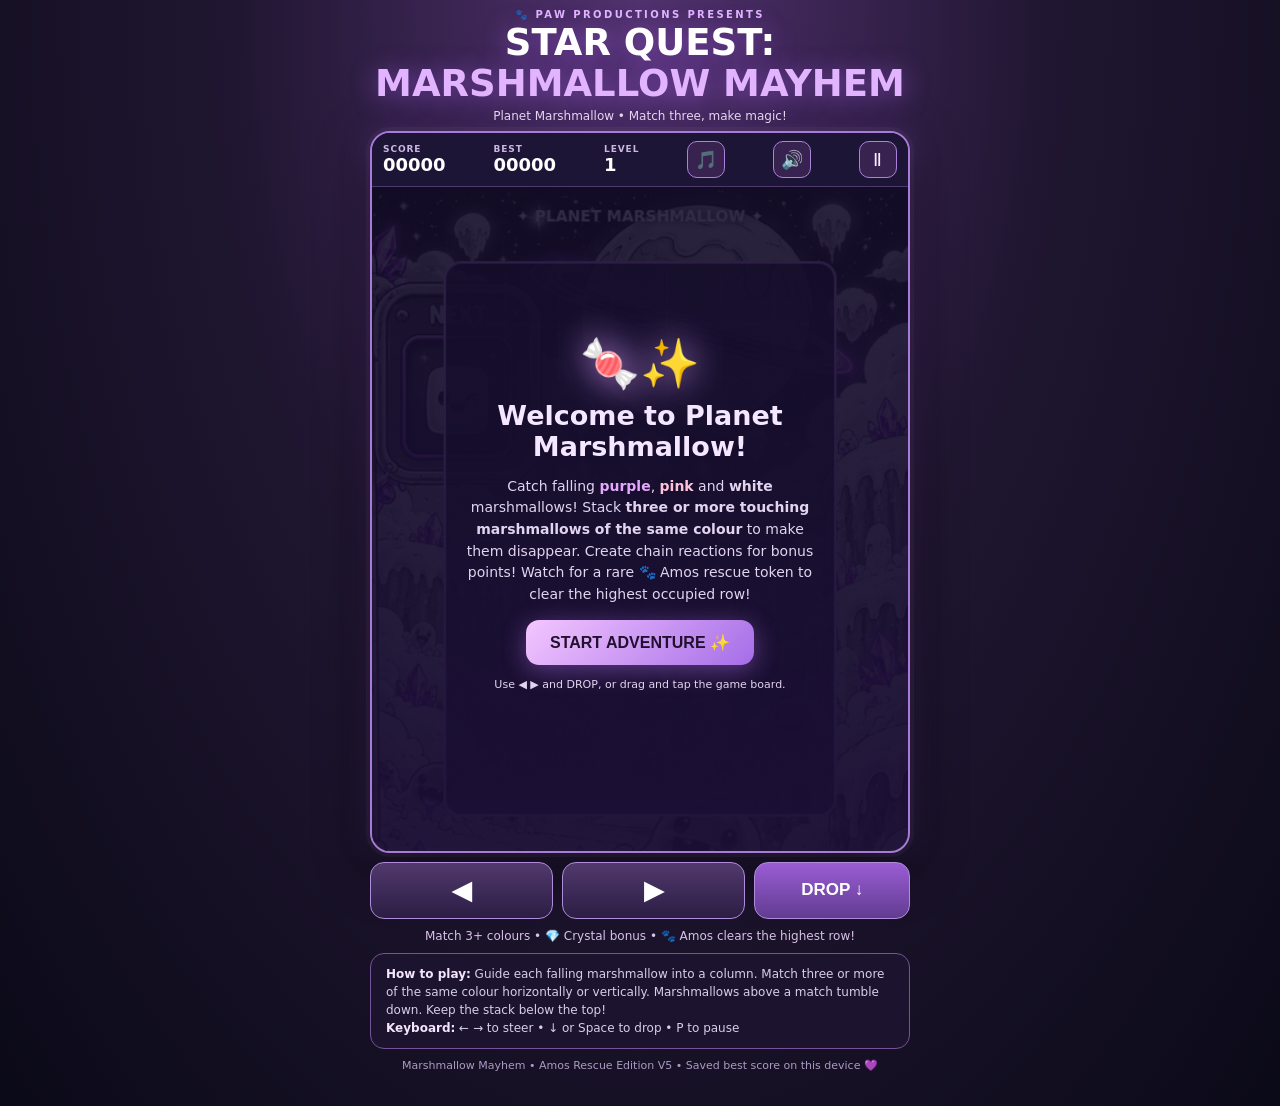
<file: Marshmallow_Mayhem_V5_1_GitHub_Ready-1.html>
<!doctype html><html lang="en"><head><meta charset="utf-8"><meta name="viewport" content="width=device-width,initial-scale=1,viewport-fit=cover"><title>Star Quest: Marshmallow Mayhem | Paw Productions</title><style>
:root{color-scheme:dark;font-family:system-ui,-apple-system,Segoe UI,sans-serif}*{box-sizing:border-box}body{margin:0;background:radial-gradient(ellipse at 50% 0%,#51316e 0%,#201631 45%,#0b0a18 100%);color:#fff;min-height:100dvh;display:flex;justify-content:center;padding:9px 10px 24px}.wrap{width:min(100%,540px)}header{text-align:center;margin-bottom:8px}.eyebrow{font-size:10px;letter-spacing:.24em;font-weight:900;color:#e1b6ff}h1{margin:3px 0 2px;font-size:clamp(25px,6.8vw,37px);line-height:1.1;text-shadow:0 3px 25px #b767ff80}h1 span{color:#e2b3ff}header p{font-size:12px;color:#e5d5f2;margin:5px 0}.frame{border:2px solid #a87bd9;border-radius:20px;overflow:hidden;background:#110d24;box-shadow:0 0 0 4px #ffffff08,0 16px 50px #000a,0 0 30px #8d50cf55}.hud{display:flex;align-items:center;justify-content:space-between;background:#1d1535;padding:8px 11px;gap:6px;border-bottom:1px solid #ad85db55}.stat small{display:block;color:#cbb7e2;font-size:9px;font-weight:900;letter-spacing:.1em}.stat strong{font-size:18px;font-variant-numeric:tabular-nums}.iconbtn{border:1px solid #aa81dc;border-radius:10px;background:#382350;color:#f5eaff;font-size:18px;min-width:38px;height:37px;cursor:pointer}.stage{position:relative}canvas{display:block;width:100%;height:auto;aspect-ratio:420/520;touch-action:none}.overlay{position:absolute;inset:0;background:linear-gradient(#130c29dd,#1b0f34f5);display:flex;align-items:center;justify-content:center;padding:18px;text-align:center}.hidden{display:none!important}.panel{max-width:355px}.panel .emoji{font-size:48px;filter:drop-shadow(0 0 18px #d89dff)}h2{font-size:27px;margin:8px 0;color:#f4e7ff}.panel p{font-size:14px;line-height:1.55;color:#e2d4ef}.primary{border:0;border-radius:13px;background:linear-gradient(135deg,#f4c6ff,#a56de8);padding:13px 24px;font-size:16px;font-weight:900;color:#21102e;box-shadow:0 5px 25px #ad6ce777;cursor:pointer}.controls{display:grid;grid-template-columns:1fr 1fr .85fr;gap:9px;margin-top:9px}.control{border:1px solid #b08cda;border-radius:14px;background:linear-gradient(#51396d,#2b1d44);color:#fff;font-weight:900;font-size:25px;height:57px;touch-action:none;user-select:none}.control:active,.control.down{background:#8653b2}.control.drop{font-size:17px;background:linear-gradient(#9a5dd4,#613c91)}.note{text-align:center;color:#d7c2e8;font-size:12px;margin:10px 0}.foot{text-align:center;font-size:11px;color:#ac9ac4;margin:10px 0}.help{background:#1c142e;border:1px solid #745397;border-radius:14px;padding:11px 15px;font-size:12px;color:#dacde9;line-height:1.5}.help strong{color:#f5e5ff}@media(pointer:coarse) and (max-width:600px){.wrap{width:min(100%,540px,max(225px,calc((100dvh - 220px)*420/520)))}.control{height:clamp(46px,7dvh,57px)}body{padding:6px 6px 15px}.hud{padding:5px 8px}header{margin-bottom:5px}header p{margin:3px 0}}
</style></head><body><main class="wrap"><header><div class="eyebrow">🐾 PAW PRODUCTIONS PRESENTS</div><h1>STAR QUEST: <span>MARSHMALLOW MAYHEM</span></h1><p>Planet Marshmallow • Match three, make magic!</p></header><section class="frame"><div class="hud"><div class="stat"><small>SCORE</small><strong id="score">00000</strong></div><div class="stat"><small>BEST</small><strong id="best">00000</strong></div><div class="stat"><small>LEVEL</small><strong id="level">1</strong></div><button class="iconbtn" id="testaudio" aria-label="Test sound" title="Test sound">🎵</button><button class="iconbtn" id="sound" aria-label="Toggle sound">🔊</button><button class="iconbtn" id="pause" aria-label="Pause game">Ⅱ</button></div><div class="stage"><canvas id="game" width="420" height="520" aria-label="Marshmallow matching puzzle game"></canvas><div class="overlay" id="overlay"><div class="panel" id="panel"><div class="emoji">🍬✨</div><h2>Welcome to Planet Marshmallow!</h2><p>Catch falling <b style="color:#e4a9ff">purple</b>, <b style="color:#ffc2db">pink</b> and <b>white</b> marshmallows! Stack <b>three or more touching marshmallows of the same colour</b> to make them disappear. Create chain reactions for bonus points! Watch for a rare 🐾 Amos rescue token to clear the highest occupied row!</p><button class="primary" id="start">START ADVENTURE ✨</button><p style="font-size:11px">Use ◀ ▶ and DROP, or drag and tap the game board.</p></div></div></div></section><div class="controls"><button class="control" id="left" aria-label="Move left">◀</button><button class="control" id="right" aria-label="Move right">▶</button><button class="control drop" id="drop" aria-label="Drop marshmallow">DROP ↓</button></div><p class="note">Match 3+ colours • 💎 Crystal bonus • 🐾 Amos clears the highest row!</p><div class="help"><strong>How to play:</strong> Guide each falling marshmallow into a column. Match three or more of the same colour horizontally or vertically. Marshmallows above a match tumble down. Keep the stack below the top!<br><strong>Keyboard:</strong> ← → to steer • ↓ or Space to drop • P to pause</div><p class="foot">Marshmallow Mayhem • Amos Rescue Edition V5 • Saved best score on this device 💜</p></main><script>
(()=>{'use strict';const canvas=document.getElementById('game'),ctx=canvas.getContext('2d'),$=id=>document.getElementById(id);const C=7,R=10,S=42,OX=63,OY=66,colors=['#f6e8ed','#f7a3c8','#b982ed','#c96cff'];let board,active,mode='menu',score=0,best=0,level=1,cleared=0,fallTimer=0,last=0,fx=[],chainText='',chainTime=0,soundOn=true,audio=null,hold={left:false,right:false},holdClock=0,crystalBag=0,amosCountdown=19,amosTime=0;try{best=Number(localStorage.getItem('paw_marshmallow_mayhem_best')||0)||0}catch(e){}$('best').textContent=String(best).padStart(5,'0');const rand=n=>Math.floor(Math.random()*n);const amosClip=new Audio('[data-uri]');amosClip.preload='auto';function bark(){if(!soundOn)return;try{amosClip.pause();amosClip.currentTime=0;const p=amosClip.play();if(p&&p.catch)p.catch(()=>{tone(300,.14,'sawtooth',.07);tone(200,.17,'triangle',.05,.14)})}catch(e){tone(300,.14,'sawtooth',.07)}}function initAudio(){try{audio=audio||new (window.AudioContext||window.webkitAudioContext)();if(audio.state!=='running'){audio.resume().catch(()=>{});}amosClip.load()}catch(e){}}function testAudio(){soundOn=true;$('sound').textContent='🔊';initAudio();if(!audio){alert('This browser does not support game audio. Please open the file in Chrome.');return}const play=()=>{tone(660,.19,'sine',.22);tone(880,.24,'sine',.18,.12);$('testaudio').textContent='🎵'};if(audio.state==='running')play();else audio.resume().then(play).catch(()=>alert('Audio is blocked. Open the game directly in Chrome and tap Test Sound.'));} function tone(f,d=.13,type='sine',vol=.09,delay=0){if(!soundOn||!audio)return;try{let t=audio.currentTime+delay,o=audio.createOscillator(),g=audio.createGain();o.type=type;o.frequency.setValueAtTime(f,t);g.gain.setValueAtTime(.0001,t);g.gain.exponentialRampToValueAtTime(vol,t+.012);g.gain.exponentialRampToValueAtTime(.0001,t+d);o.connect(g).connect(audio.destination);o.start(t);o.stop(t+d+.02)}catch(e){}}function sfx(k,n=1){if(k==='drop')tone(170,.11,'triangle',.07);if(k==='move')tone(310,.06,'sine',.024);if(k==='match'){tone(510,.22,'sine',.08);tone(700,.23,'sine',.08,.075);tone(930+n*60,.35,'sine',.08,.16)}if(k==='crystal'){tone(740,.22,'sine',.085);tone(990,.30,'sine',.09,.10);tone(1320,.44,'sine',.08,.20)}if(k==='end'){tone(360,.25,'triangle');tone(240,.35,'triangle',.08,.18)}}function hud(){$('score').textContent=String(score).padStart(5,'0');$('best').textContent=String(Math.max(best,score)).padStart(5,'0');$('level').textContent=level}function overlay(html){$('panel').innerHTML=html;$('overlay').classList.remove('hidden')}function spawn(){crystalBag++;amosCountdown--;let rescue=amosCountdown<=0&&board.some(row=>row.some(v=>v!==null));if(rescue)amosCountdown=20+rand(13);let crystal=!rescue&&crystalBag>=5&&Math.random()<.14;if(crystal)crystalBag=0;active={col:3,y:-.55,color:rescue?4:crystal?3:rand(3)};if(board[0][active.col]!==null){end();return}fallTimer=0}function start(){initAudio();board=Array.from({length:R},()=>Array(C).fill(null));score=0;level=1;cleared=0;crystalBag=0;amosCountdown=17+rand(9);amosTime=0;fx=[];chainText='';chainTime=0;mode='play';spawn();hud();$('overlay').classList.add('hidden');$('pause').textContent='Ⅱ'}function end(){mode='over';sfx('end');if(score>best){best=score;try{localStorage.setItem('paw_marshmallow_mayhem_best',String(best))}catch(e){}}hud();overlay('<div class="emoji">🌟</div><h2>Marshmallow Mountain!</h2><p>The marshmallows reached the top! You scored <b style="color:#eac5ff;font-size:23px">'+score.toLocaleString()+'</b> points and reached level '+level+'.</p><button class="primary" id="again">PLAY AGAIN 🍬</button>');$('again').onclick=start}function pause(){if(mode==='play'){mode='paused';overlay('<div class="emoji">🌙</div><h2>Taking a Marshmallow Break?</h2><p>The magical planet will wait for you!</p><button class="primary" id="resume">RESUME ✨</button>');$('resume').onclick=()=>{initAudio();mode='play';$('overlay').classList.add('hidden');$('pause').textContent='Ⅱ'};$('pause').textContent='▶'}else if(mode==='paused'){initAudio();mode='play';$('overlay').classList.add('hidden');$('pause').textContent='Ⅱ'}}$('pause').onclick=pause;$('start').onclick=start;$('testaudio').onclick=testAudio;$('sound').onclick=()=>{soundOn=!soundOn;$('sound').textContent=soundOn?'🔊':'🔇';if(soundOn){initAudio();tone(680)}};function move(dir){if(mode!=='play'||!active)return;let n=Math.max(0,Math.min(C-1,active.col+dir));if(n!==active.col){active.col=n;sfx('move')}}function landingRow(col){for(let r=R-1;r>=0;r--)if(board[r][col]===null)return r;return -1}function drop(){if(mode!=='play'||!active)return;let r=landingRow(active.col);if(r<0){end();return}const col=active.col,kind=active.color;active=null;if(kind===4){rescueAmos()}else{board[r][col]=kind;sfx('drop')}resolve();if(mode==='play')spawn()}function rescueAmos(){let top=board.findIndex(row=>row.some(v=>v!==null));amosTime=2.1;chainText='🐾 AMOS TO THE RESCUE! 🐾';chainTime=2.1;bark();if(top<0)return;for(let c=0;c<C;c++){if(board[top][c]!==null)burst(OX+c*S+S/2,OY+top*S+S/2,'#dfb6ff');board[top][c]=null}for(let c=0;c<C;c++){let vals=[];for(let r=R-1;r>=0;r--)if(board[r][c]!==null)vals.push(board[r][c]);for(let r=R-1;r>=0;r--)board[r][c]=vals[R-1-r]??null}hud()}
function resolve(){let combo=0;while(true){let seen=new Set(),matches=new Set();for(let r=0;r<R;r++)for(let c=0;c<C;c++){if(board[r][c]===null||seen.has(r*C+c))continue;let col=board[r][c],stack=[[r,c]],group=[];seen.add(r*C+c);while(stack.length){let [rr,cc]=stack.pop();group.push([rr,cc]);for(let [dr,dc] of [[1,0],[-1,0],[0,1],[0,-1]]){let nr=rr+dr,nc=cc+dc,k=nr*C+nc;if(nr>=0&&nr<R&&nc>=0&&nc<C&&!seen.has(k)&&board[nr][nc]===col){seen.add(k);stack.push([nr,nc])}}}if(group.length>=3)group.forEach(([rr,cc])=>matches.add(rr*C+cc))}if(!matches.size)break;combo++;let crystalMatches=0;for(let k of matches){let r=Math.floor(k/C),c=k%C;if(board[r][c]===3)crystalMatches++;burst(OX+c*S+S/2,OY+r*S+S/2,colors[board[r][c]]);board[r][c]=null}for(let c=0;c<C;c++){let vals=[];for(let r=R-1;r>=0;r--)if(board[r][c]!==null)vals.push(board[r][c]);for(let r=R-1;r>=0;r--)board[r][c]=vals[R-1-r]??null}score+=(matches.size-crystalMatches)*100*combo+crystalMatches*500*combo;cleared+=matches.size;level=1+Math.floor(cleared/18);chainText=combo>1?'✨ CHAIN x'+combo+'! ✨':crystalMatches?'💎 CRYSTAL BONUS! 💎':'✨ MARSHMALLOW MAGIC! ✨';chainTime=1.4;sfx(crystalMatches?'crystal':'match',combo)}hud()}function burst(px,py,color){for(let i=0;i<14;i++){let a=Math.random()*Math.PI*2,v=35+Math.random()*110;fx.push({x:px,y:py,vx:Math.cos(a)*v,vy:Math.sin(a)*v,life:.45+Math.random()*.3,color,size:2+Math.random()*4})}}function update(dt){fx.forEach(p=>{p.x+=p.vx*dt;p.y+=p.vy*dt;p.vy+=80*dt;p.life-=dt});fx=fx.filter(p=>p.life>0);chainTime=Math.max(0,chainTime-dt);amosTime=Math.max(0,amosTime-dt);if(mode!=='play'||!active)return;holdClock+=dt;if(holdClock>.12){if(hold.left&&!hold.right)move(-1);if(hold.right&&!hold.left)move(1);holdClock=0}fallTimer+=dt;let step=Math.max(.15,.8-(level-1)*.075);if(fallTimer>=step){fallTimer=0;let target=landingRow(active.col);if(target<0){end();return}active.y=Math.min(active.y+1,target);if(active.y>=target)drop()}}function rounded(x,y,w,h,r){ctx.beginPath();ctx.roundRect(x,y,w,h,r)}function marsh(cx,cy,color,scale=1,alpha=1){ctx.save();ctx.translate(cx,cy);ctx.scale(scale,scale);ctx.globalAlpha=alpha;ctx.shadowColor='#150b2c99';ctx.shadowBlur=9;ctx.shadowOffsetY=4;let g=ctx.createRadialGradient(-8,-11,1,0,2,25);let palette=[['#fff','#f2e3ec','#b9a9c2'],['#ffe0ef','#f7a3c8','#bc5e9d'],['#ead0ff','#b982ed','#7149ac']][color];g.addColorStop(0,palette[0]);g.addColorStop(.65,palette[1]);g.addColorStop(1,palette[2]);ctx.fillStyle=g;rounded(-18,-17,36,34,13);ctx.fill();ctx.shadowBlur=0;ctx.strokeStyle='#ffffff99';ctx.lineWidth=1.4;ctx.stroke();ctx.fillStyle='#ffffff8c';ctx.beginPath();ctx.ellipse(-7,-9,8,3.8,-.35,0,Math.PI*2);ctx.fill();ctx.fillStyle='#4c345b';ctx.beginPath();ctx.arc(-6,2,1.6,0,7);ctx.arc(7,2,1.6,0,7);ctx.fill();ctx.strokeStyle='#805b86';ctx.lineWidth=1.2;ctx.beginPath();ctx.arc(1,4,3,0,Math.PI);ctx.stroke();ctx.restore()}function crystal(cx,cy,scale=1,alpha=1){ctx.save();ctx.translate(cx,cy);ctx.scale(scale,scale);ctx.globalAlpha=alpha;ctx.shadowColor='#c85aff';ctx.shadowBlur=18;let g=ctx.createLinearGradient(-14,-20,14,22);g.addColorStop(0,'#fff1ff');g.addColorStop(.35,'#e3a4ff');g.addColorStop(.7,'#a34bfa');g.addColorStop(1,'#5e239e');ctx.fillStyle=g;ctx.strokeStyle='#f7d8ff';ctx.lineWidth=1.7;ctx.beginPath();ctx.moveTo(0,-20);ctx.lineTo(13,-7);ctx.lineTo(10,12);ctx.lineTo(0,21);ctx.lineTo(-10,12);ctx.lineTo(-13,-7);ctx.closePath();ctx.fill();ctx.stroke();ctx.shadowBlur=0;ctx.fillStyle='#f5d4ff';ctx.beginPath();ctx.moveTo(0,-19);ctx.lineTo(0,18);ctx.lineTo(-8,10);ctx.lineTo(-11,-7);ctx.closePath();ctx.fill();ctx.strokeStyle='#ffffffbb';ctx.lineWidth=1;ctx.beginPath();ctx.moveTo(-13,-7);ctx.lineTo(13,-7);ctx.moveTo(0,-20);ctx.lineTo(0,20);ctx.stroke();ctx.restore()}function amosPaw(cx,cy,scale=1,alpha=1){ctx.save();ctx.translate(cx,cy);ctx.scale(scale,scale);ctx.globalAlpha=alpha;ctx.shadowColor='#cb7cff';ctx.shadowBlur=17;ctx.fillStyle='#f0dcff';ctx.strokeStyle='#aa66dd';ctx.lineWidth=2;ctx.beginPath();ctx.ellipse(0,8,13,11,0,0,7);ctx.fill();ctx.stroke();for(let [px,py] of [[-13,-8],[-4,-14],[7,-14],[15,-7]]){ctx.beginPath();ctx.ellipse(px,py,5,7,-.2,0,7);ctx.fill();ctx.stroke()}ctx.restore()}
function piece(cx,cy,color,scale=1,alpha=1){if(color===4)amosPaw(cx,cy,scale,alpha);else if(color===3)crystal(cx,cy,scale,alpha);else marsh(cx,cy,color,scale,alpha)}const planetArt=new Image();planetArt.src='[data-uri]';
function drawPlanet(){
 if(planetArt.complete&&planetArt.naturalWidth){ctx.drawImage(planetArt,0,0,420,520)}
 else{ctx.fillStyle='#181326';ctx.fillRect(0,0,420,520)}
 ctx.fillStyle='#08061145';ctx.fillRect(0,0,420,520);
 ctx.textAlign='center';ctx.font='900 12px system-ui';ctx.shadowColor='#000';ctx.shadowBlur=6;ctx.fillStyle='#fff';ctx.fillText('✦ PLANET MARSHMALLOW ✦',210,27);ctx.shadowBlur=0;
}
function draw(){drawPlanet();ctx.fillStyle='#130e27d9';rounded(OX-6,OY-7,C*S+12,R*S+13,13);ctx.fill();ctx.strokeStyle='#d0a0f1';ctx.lineWidth=2;ctx.stroke();ctx.strokeStyle='#b78bda20';ctx.lineWidth=1;for(let c=1;c<C;c++){ctx.beginPath();ctx.moveTo(OX+c*S,OY);ctx.lineTo(OX+c*S,OY+R*S);ctx.stroke()}for(let r=1;r<R;r++){ctx.beginPath();ctx.moveTo(OX,OY+r*S);ctx.lineTo(OX+C*S,OY+r*S);ctx.stroke()}if(board)for(let r=0;r<R;r++)for(let c=0;c<C;c++)if(board[r][c]!==null)piece(OX+c*S+S/2,OY+r*S+S/2,board[r][c]);if(active&&mode==='play'){let rr=landingRow(active.col);if(rr>=0){piece(OX+active.col*S+S/2,OY+rr*S+S/2,active.color,.97,.23);piece(OX+active.col*S+S/2,OY+Math.max(-1,active.y)*S+S/2,active.color)}}for(let p of fx){ctx.globalAlpha=Math.min(1,p.life*2);ctx.shadowColor=p.color;ctx.shadowBlur=12;ctx.fillStyle=p.color;ctx.beginPath();ctx.arc(p.x,p.y,p.size,0,7);ctx.fill()}ctx.globalAlpha=1;ctx.shadowBlur=0;if(amosTime>0){ctx.save();ctx.globalAlpha=Math.min(1,amosTime);ctx.translate(35,84);ctx.shadowColor='#e0b5ff';ctx.shadowBlur=15;ctx.fillStyle='#a7a5ae';ctx.strokeStyle='#fff';ctx.lineWidth=1.4;ctx.beginPath();ctx.moveTo(-13,-11);ctx.lineTo(-18,-24);ctx.lineTo(-5,-17);ctx.lineTo(5,-17);ctx.lineTo(18,-24);ctx.lineTo(13,-11);ctx.closePath();ctx.fill();ctx.stroke();ctx.beginPath();ctx.arc(0,0,17,0,7);ctx.fill();ctx.stroke();ctx.fillStyle='#eeeaf0';ctx.beginPath();ctx.ellipse(-7,9,8,9,0,0,7);ctx.ellipse(7,9,8,9,0,0,7);ctx.fill();ctx.fillStyle='#24222c';ctx.beginPath();ctx.arc(-7,-5,2,0,7);ctx.arc(7,-5,2,0,7);ctx.ellipse(0,5,3,2,0,0,7);ctx.fill();ctx.restore()}if(chainTime>0){ctx.save();ctx.globalAlpha=Math.min(1,chainTime);ctx.textAlign='center';ctx.font='900 18px system-ui';ctx.shadowColor='#d48cff';ctx.shadowBlur=14;ctx.fillStyle='#fff0ff';ctx.fillText(chainText,210,52);ctx.restore()}}function loop(t){let dt=Math.min(.04,(t-(last||t))/1000);last=t;update(dt);draw();requestAnimationFrame(loop)}requestAnimationFrame(loop);function bind(id,dir){let el=$(id);el.addEventListener('pointerdown',e=>{e.preventDefault();initAudio();move(dir);hold[dir<0?'left':'right']=true;holdClock=0;el.classList.add('down');el.setPointerCapture(e.pointerId)});function off(){hold[dir<0?'left':'right']=false;el.classList.remove('down')}el.addEventListener('pointerup',off);el.addEventListener('pointercancel',off);el.addEventListener('lostpointercapture',off)}bind('left',-1);bind('right',1);$('drop').addEventListener('click',()=>{initAudio();drop()});window.addEventListener('keydown',e=>{if(['ArrowLeft','ArrowRight','ArrowDown',' '].includes(e.key))e.preventDefault();if(e.repeat)return;if(e.key==='ArrowLeft'||e.key==='a')move(-1);if(e.key==='ArrowRight'||e.key==='d')move(1);if(e.key==='ArrowDown'||e.key===' ')drop();if(e.key==='p'||e.key==='P')pause()});let touch=null;canvas.addEventListener('pointerdown',e=>{if(mode!=='play')return;initAudio();touch={x:e.clientX,y:e.clientY};canvas.setPointerCapture(e.pointerId)});canvas.addEventListener('pointerup',e=>{if(!touch||mode!=='play')return;let dx=e.clientX-touch.x,dy=e.clientY-touch.y;if(dy>45)drop();else if(Math.abs(dx)>25)move(dx>0?1:-1);else{let rect=canvas.getBoundingClientRect(),col=Math.max(0,Math.min(C-1,Math.floor(((e.clientX-rect.left)*420/rect.width-OX)/S)));if(active)active.col=col}touch=null});document.addEventListener('visibilitychange',()=>{if(document.hidden&&mode==='play')pause()});})();
</script></body></html>
</file>
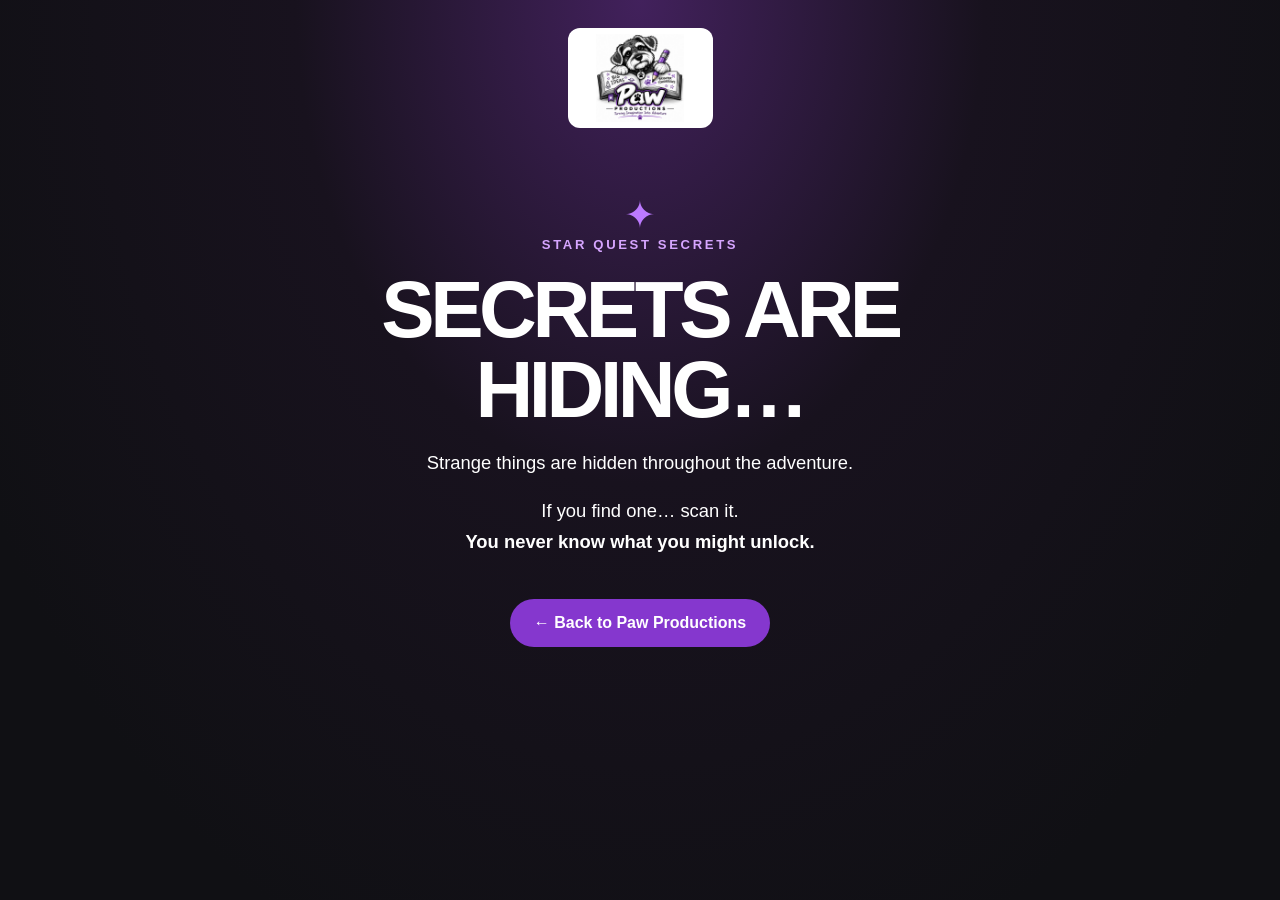
<file: secret1.html>
<!doctype html>
<html lang="en"><head><meta charset="utf-8"><meta name="viewport" content="width=device-width, initial-scale=1"><meta name="theme-color" content="#17121d"><meta name="robots" content="noindex, nofollow"><title>Star Quest Secrets | Paw Productions</title><link rel="stylesheet" href="styles.css"><style>
body{margin:0}.secrets-info{min-height:100vh;box-sizing:border-box;background:radial-gradient(ellipse at 50% 0,#42215c 0,#18121e 38%,#101014 82%);color:#fff;text-align:center;padding:28px 20px 70px}.logo{width:145px;max-height:100px;object-fit:contain;background:#fff;border-radius:12px;padding:6px}.wrap{max-width:720px;margin:60px auto 0}.star{font-size:2.4rem;color:#bc7aff}.kicker{letter-spacing:.2em;color:#d6a5ff;font-size:.82rem;font-weight:900}.wrap h1{font-size:clamp(2.6rem,8vw,5rem);line-height:1;margin:18px 0}.wrap p{font-size:1.15rem;line-height:1.65;max-width:610px;margin:18px auto}.home{display:inline-block;margin-top:24px;background:#8537ce;color:#fff;text-decoration:none;border-radius:30px;padding:15px 24px;font-weight:900}
</style></head><body><main class="secrets-info"><a href="./"><img class="logo" src="assets/paw-productions-logo.png" alt="Paw Productions"></a><div class="wrap"><div class="star">✦</div><div class="kicker">STAR QUEST SECRETS</div><h1>SECRETS ARE<br>HIDING…</h1><p>Strange things are hidden throughout the adventure.</p><p>If you find one… scan it.<br><strong>You never know what you might unlock.</strong></p><a class="home" href="./">← Back to Paw Productions</a></div></main></body></html>
</file>
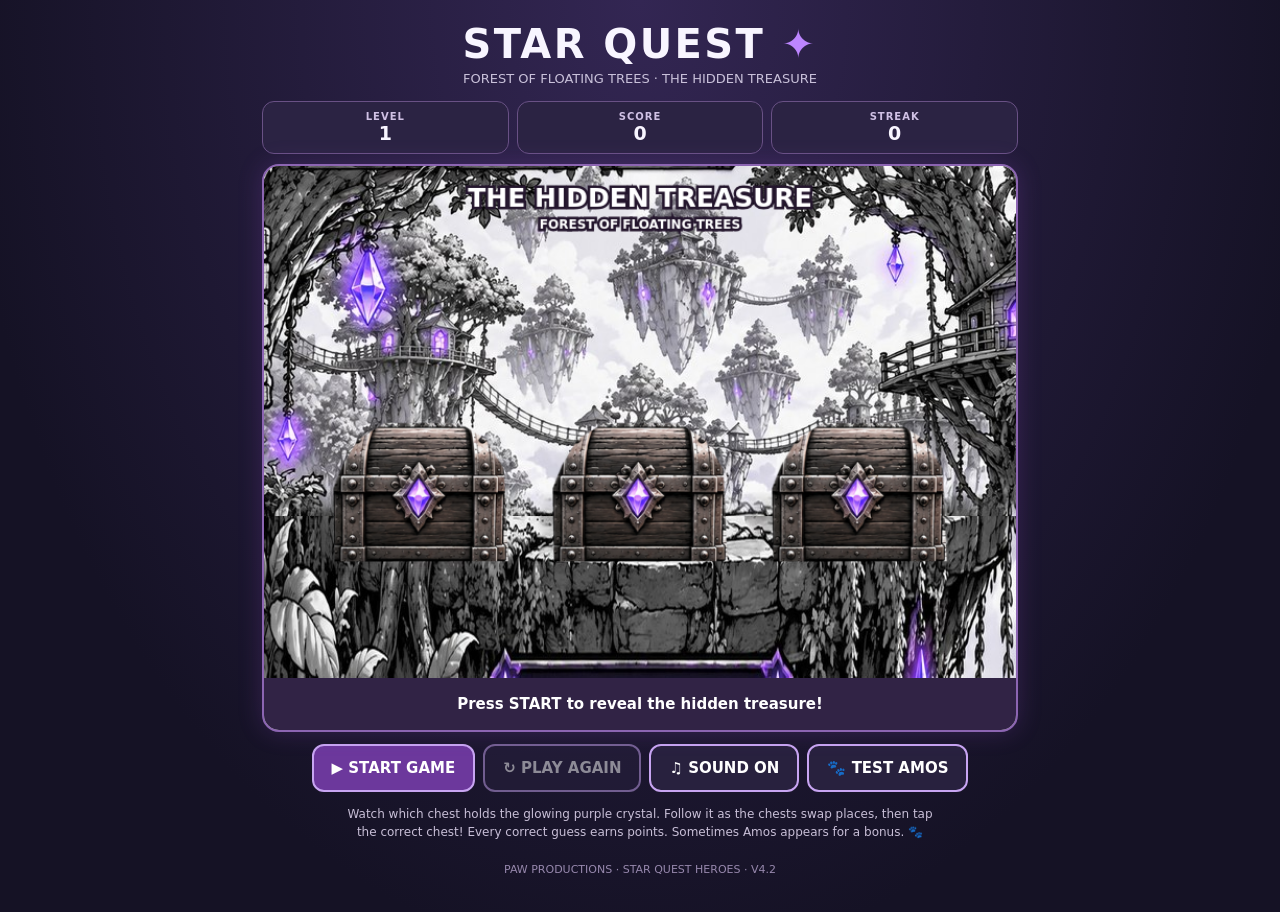
<file: Star_Quest_Hidden_Treasure_V4_4.html>
<!doctype html><html lang="en"><head><meta charset="utf-8"><meta name="viewport" content="width=device-width,initial-scale=1,viewport-fit=cover"><title>Star Quest: Hidden Treasure — V4.2</title><style>
:root{color-scheme:dark;--purple:#bc85ff;--ink:#171327}*{box-sizing:border-box}body{margin:0;background:radial-gradient(ellipse at top,#332653,#151225 75%);color:#f8f5ff;font-family:system-ui,-apple-system,Segoe UI,sans-serif;min-height:100vh}.wrap{max-width:780px;margin:auto;padding:16px 12px 36px}header{text-align:center}h1{margin:5px 0 0;font-size:clamp(26px,6vw,40px);letter-spacing:.06em}h1 span{color:var(--purple)}.sub{color:#c9c1da;font-size:13px;margin:4px 0 15px}.stats{display:grid;grid-template-columns:repeat(3,1fr);gap:8px;margin:0 0 10px}.stat{background:#2b2343;border:1px solid #695185;border-radius:12px;padding:9px;text-align:center;font-weight:800;font-size:19px}.stat small{display:block;font-size:10px;letter-spacing:.1em;color:#d0c1e5;font-weight:600}.stage{border:2px solid #8c65b2;border-radius:17px;overflow:hidden;background:#f7f5f6;box-shadow:0 0 24px #8d4bc43d;position:relative}canvas{display:block;width:100%;height:auto;touch-action:manipulation}#status{min-height:52px;display:flex;align-items:center;justify-content:center;text-align:center;padding:10px 12px;font-weight:800;color:#fff;background:#312345;font-size:15px}.actions{display:flex;gap:8px;justify-content:center;flex-wrap:wrap;margin-top:12px}button{font:800 15px system-ui;border:2px solid #c8a5f2;border-radius:12px;padding:12px 18px;background:#6c389c;color:white;cursor:pointer;min-height:48px}button:disabled{opacity:.5;cursor:default}button.secondary{background:#28213e}button:focus-visible{outline:3px solid white;outline-offset:3px}.note{font-size:12px;line-height:1.5;text-align:center;color:#c8bfd7;max-width:600px;margin:13px auto}.bottom{text-align:center;color:#9788ad;font-size:11px;margin-top:22px}.screen-reader{position:absolute;left:-10000px}@media(max-width:450px){.wrap{padding:10px 8px 25px}.stat{font-size:17px}.actions button{flex:1;padding:12px 8px;font-size:13px}#status{font-size:14px}}
</style></head><body><div class="wrap"><header><h1>STAR QUEST <span>✦</span></h1><div class="sub">FOREST OF FLOATING TREES · THE HIDDEN TREASURE</div></header><div class="stats"><div class="stat"><small>LEVEL</small><span id="level">1</span></div><div class="stat"><small>SCORE</small><span id="score">0</span></div><div class="stat"><small>STREAK</small><span id="streak">0</span></div></div><div class="stage"><canvas id="game" width="720" height="490" aria-label="Three treasure chests. Watch the crystal and tap its chest after shuffling."></canvas><div id="status" role="status" aria-live="polite">Press START to reveal the hidden treasure!</div></div><div class="actions"><button id="start">▶ START GAME</button><button id="replay" class="secondary" disabled>↻ PLAY AGAIN</button><button id="sound" class="secondary" aria-pressed="true">♫ SOUND ON</button><button id="testBark" class="secondary">🐾 TEST AMOS</button></div><p class="note">Watch which chest holds the glowing purple crystal. Follow it as the chests swap places, then tap the correct chest! Every correct guess earns points. Sometimes Amos appears for a bonus. 🐾</p><div class="bottom">PAW PRODUCTIONS · STAR QUEST HEROES · V4.2</div></div><script>
(()=>{'use strict';const canvas=document.getElementById('game'),ctx=canvas.getContext('2d');const status=document.getElementById('status'),startBtn=document.getElementById('start'),replayBtn=document.getElementById('replay'),soundBtn=document.getElementById('sound');const levelEl=document.getElementById('level'),scoreEl=document.getElementById('score'),streakEl=document.getElementById('streak');const forestImg=new Image();forestImg.src='[data-uri]';forestImg.onload=()=>{if(!animation)draw()};const W=720,H=490,centers=[150,360,570],Y=322;let chests=[{id:0,slot:0},{id:1,slot:1},{id:2,slot:2}],winningId=0,level=1,score=0,streak=0,phase='idle',showCrystal=false,showAmos=false,bonusRound=false,animation=null,raf=0,session=0,soundOn=true,audio=null;const rand=n=>Math.floor(Math.random()*n),ease=t=>t*t*(3-2*t);function say(s){status.textContent=s}function sync(){levelEl.textContent=level;scoreEl.textContent=score;streakEl.textContent=streak}function wait(ms){return new Promise(r=>setTimeout(r,ms))}function unlockAudio(){if(!soundOn)return;try{audio=audio||new (window.AudioContext||window.webkitAudioContext)();if(audio.state==='suspended')audio.resume().catch(()=>{});}catch(e){}}
function play(freq=500,dur=.12,type='sine'){if(!soundOn)return;try{audio=audio||new (window.AudioContext||window.webkitAudioContext)();if(audio.state==='suspended')audio.resume();const o=audio.createOscillator(),g=audio.createGain();o.type=type;o.frequency.value=freq;g.gain.setValueAtTime(.045,audio.currentTime);g.gain.exponentialRampToValueAtTime(.001,audio.currentTime+dur);o.connect(g).connect(audio.destination);o.start();o.stop(audio.currentTime+dur)}catch(e){}}
function tone(freq,at,dur=.25,type='sine',vol=.07,endFreq=null){
 if(!soundOn)return;
 try{
 audio=audio||new (window.AudioContext||window.webkitAudioContext)();
 if(audio.state==='suspended')audio.resume();
 const o=audio.createOscillator(),g=audio.createGain(),t=audio.currentTime+at;
 o.type=type;o.frequency.setValueAtTime(freq,t);
 if(endFreq)o.frequency.exponentialRampToValueAtTime(endFreq,t+dur);
 g.gain.setValueAtTime(.0001,t);g.gain.exponentialRampToValueAtTime(vol,t+.015);
 g.gain.exponentialRampToValueAtTime(.0001,t+dur);
 o.connect(g).connect(audio.destination);o.start(t);o.stop(t+dur+.02)
 }catch(e){}
}
function crystalChime(){
 tone(784,0,.42,'sine',.075);tone(1174.66,.11,.48,'sine',.07);
 tone(1567.98,.23,.65,'sine',.055);tone(2349.32,.27,.54,'sine',.018)
}
function amosBark(){
 // Two short, friendly cartoon woofs, entirely synthesized offline.
 tone(310,0,.115,'sawtooth',.055,135);
 tone(270,.16,.17,'sawtooth',.055,110);
 tone(155,.035,.11,'triangle',.045,95);
 tone(145,.19,.15,'triangle',.045,90)
}
// Pre-rendered audio clips: Android can play these even when Web Audio oscillators are unavailable.
const clips={chime:new Audio('[data-uri]'),bark:new Audio('[data-uri]')};
clips.chime.preload='auto';clips.bark.preload='auto';
function clipSound(name){
 if(!soundOn)return;
 try{const clip=clips[name];clip.pause();clip.currentTime=0;const p=clip.play();if(p&&p.catch)p.catch(()=>{if(name==='chime')legacyChime();else legacyBark()})}
 catch(e){if(name==='chime')legacyChime();else legacyBark()}
}
const legacyChime=crystalChime,legacyBark=amosBark;
function crystalSound(){clipSound('chime')}
function barkSound(){clipSound('bark')}
document.getElementById('testBark').addEventListener('click',()=>{if(!soundOn){soundOn=true;soundBtn.textContent='♫ SOUND ON';soundBtn.setAttribute('aria-pressed','true')}unlockAudio();barkSound();say('🐾 Testing Amos’s bark!')});
document.getElementById('testAudio')?.addEventListener('click',()=>{
 if(!soundOn){soundOn=true;soundBtn.textContent='♫ SOUND ON';soundBtn.setAttribute('aria-pressed','true')}
 unlockAudio();clipSound('chime');say('🔊 Testing crystal chime — check your media volume!');
});
function line(points,stroke='#222',width=3){ctx.beginPath();points.forEach(([x,y],i)=>i?ctx.lineTo(x,y):ctx.moveTo(x,y));ctx.strokeStyle=stroke;ctx.lineWidth=width;ctx.stroke()}function ellipse(x,y,rx,ry,fill,stroke,width=2){ctx.beginPath();ctx.ellipse(x,y,rx,ry,0,0,Math.PI*2);if(fill){ctx.fillStyle=fill;ctx.fill()}if(stroke){ctx.strokeStyle=stroke;ctx.lineWidth=width;ctx.stroke()}}function rect(x,y,w,h,fill,stroke,width=2,r=0){ctx.beginPath();ctx.roundRect(x,y,w,h,r);if(fill){ctx.fillStyle=fill;ctx.fill()}if(stroke){ctx.strokeStyle=stroke;ctx.lineWidth=width;ctx.stroke()}}function poly(pts,fill,stroke,width=2){ctx.beginPath();pts.forEach(([x,y],i)=>i?ctx.lineTo(x,y):ctx.moveTo(x,y));ctx.closePath();if(fill){ctx.fillStyle=fill;ctx.fill()}if(stroke){ctx.strokeStyle=stroke;ctx.lineWidth=width;ctx.stroke()}}
function crystal(x,y,s=28){ctx.save();ctx.shadowColor='#a145ff';ctx.shadowBlur=20;poly([[x,y-s],[x+s*.65,y-s*.18],[x+s*.36,y+s*.62],[x,y+s],[x-s*.36,y+s*.62],[x-s*.65,y-s*.18]],'#b85cff','#35174f',3);poly([[x,y-s],[x,y+s],[x-s*.65,y-s*.18]],'#e9cbff','#7e37c7',1);poly([[x,y-s],[x+s*.65,y-s*.18],[x,y+s]],'#8d37e9','#7e37c7',1);ctx.restore()}
function drawForest(){
 ctx.fillStyle='#eee';ctx.fillRect(0,0,W,H);
 if(forestImg.complete&&forestImg.naturalWidth)ctx.drawImage(forestImg,0,0,W,H);
 // No dark overlay: the illustrated forest and actual stone ledge stay visible.
 ctx.textAlign='center';ctx.fillStyle='#fff';ctx.strokeStyle='#24162d';ctx.lineWidth=5;
 ctx.font='900 25px system-ui';ctx.strokeText('THE HIDDEN TREASURE',W/2,39);ctx.fillText('THE HIDDEN TREASURE',W/2,39);
 ctx.font='bold 12px system-ui';ctx.strokeText('FOREST OF FLOATING TREES',W/2,60);ctx.fillText('FOREST OF FLOATING TREES',W/2,60);
}
const realisticChest=new Image();realisticChest.src='[data-uri]';realisticChest.onload=()=>draw();
function chest(x,y,open=false,hasCrystal=false,hasAmos=false,selected=false){
 ctx.save();ctx.translate(x,y);
 if(selected){ctx.shadowColor='#b34eff';ctx.shadowBlur=24;}
 // The approved realistic wooden chest artwork replaces only the previous cartoon chest.
 if(realisticChest.complete&&realisticChest.naturalWidth){ctx.drawImage(realisticChest,-89,-81,178,143)}
 else{rect(-70,-43,140,117,'#5d5053','#1e1822',4,9)}
 ctx.shadowBlur=0;
 if(open){
  // Lifted lid and the glowing prize remain interactive during the reveal.
  ctx.fillStyle='#17101e';ctx.strokeStyle='#c7bbc4';ctx.lineWidth=3;
  ctx.beginPath();ctx.ellipse(0,-30,61,14,0,0,Math.PI*2);ctx.fill();ctx.stroke();
  ctx.save();ctx.translate(0,-60);ctx.rotate(-.12);
  if(realisticChest.complete&&realisticChest.naturalWidth){ctx.drawImage(realisticChest,-84,-81,168,110,0,-35,168,62)}
  else rect(-67,-36,134,28,'#574850','#222',3,8);
  ctx.restore();
  if(hasCrystal)crystal(0,-43,24);
  if(hasAmos)amos(0,-36);
 }
 ctx.restore();
}
function amos(x,y){ctx.save();ctx.translate(x,y);ctx.shadowColor='#aa61e6';ctx.shadowBlur=14;poly([[-27,-12],[-43,-55],[-11,-36]],'#a8a5b0','#9b5bd2',3);poly([[27,-12],[43,-55],[11,-36]],'#a8a5b0','#9b5bd2',3);ellipse(0,-12,34,34,'#a5a3ac','#343039',3);ctx.shadowBlur=0;ellipse(-15,-19,12,6,'#fff');ellipse(15,-19,12,6,'#fff');ellipse(-14,-9,5,6,'#222');ellipse(14,-9,5,6,'#222');ellipse(-15,13,19,17,'#f9f8fa');ellipse(15,13,19,17,'#f9f8fa');poly([[-12,19],[0,35],[12,19]],'#fff');ellipse(0,8,7,5,'#222');ctx.restore()}
function draw(){drawForest();const t=animation?ease(Math.min(1,(performance.now()-animation.start)/animation.duration)):0;for(const c of chests){let x=centers[c.slot],lift=0;if(animation&&(c.id===animation.a||c.id===animation.b)){const dest=c.id===animation.a?animation.bSlot:animation.aSlot;const from=centers[c.slot],to=centers[dest];x=from+(to-from)*t;lift=(c.id===animation.a?-1:1)*Math.sin(Math.PI*t)*33}const isOpen=(phase==='reveal'&&c.id===winningId)||(phase==='result'&&c.id===winningId);chest(x,Y+lift,isOpen,isOpen&&showCrystal,isOpen&&showAmos,phase==='result'&&c.id===winningId)}if(phase==='guess'){ctx.fillStyle='#ffffff';ctx.strokeStyle='#251b31';ctx.lineWidth=4;ctx.font='bold 16px system-ui';ctx.textAlign='center';ctx.strokeText('TAP A CHEST!',360,451);ctx.fillText('TAP A CHEST!',360,451)}if(phase==='shuffle'){ctx.fillStyle='#ffffff';ctx.strokeStyle='#251b31';ctx.lineWidth=4;ctx.font='bold 16px system-ui';ctx.textAlign='center';ctx.fillText('KEEP YOUR EYES ON THE CRYSTAL!',360,451)}if(animation){if(t>=1){const a=chests.find(c=>c.id===animation.a),b=chests.find(c=>c.id===animation.b);[a.slot,b.slot]=[b.slot,a.slot];animation=null;if(animationDone)animationDone()}else raf=requestAnimationFrame(draw)}}let animationDone=null;
function swap(a,b,duration){return new Promise(resolve=>{const aa=chests.find(c=>c.slot===a),bb=chests.find(c=>c.slot===b);animation={a:aa.id,b:bb.id,aSlot:a,bSlot:b,start:performance.now(),duration};animationDone=()=>{animationDone=null;resolve()};draw()})}
async function round(){const token=++session;startBtn.disabled=true;replayBtn.disabled=true;chests=[{id:0,slot:0},{id:1,slot:1},{id:2,slot:2}];winningId=rand(3);bonusRound=level%4===0;showAmos=bonusRound;showCrystal=!bonusRound;phase='reveal';say(bonusRound?'🐾 BONUS ROUND! Watch which chest hides Amos!':'💜 Watch carefully! This chest contains the crystal.');draw();play(660,.17);await wait(level===1?2200:1700);if(token!==session)return;phase='shuffle';showCrystal=false;showAmos=false;draw();await wait(350);const count=Math.min(3+level,13),duration=Math.max(260,850-(level-1)*65);let last=-1;for(let i=0;i<count;i++){if(token!==session)return;let pair=rand(3);if(pair===last)pair=(pair+1+rand(2))%3;last=pair;const pairs=[[0,1],[1,2],[0,2]];await swap(...pairs[pair],duration);play(230+i*18,.05);await wait(110)}if(token!==session)return;phase='guess';say(bonusRound?'🐾 Where is Amos hiding? Tap a chest!':'💜 Which chest holds the crystal? Tap to choose!');draw()}
function pick(slot){if(phase!=='guess')return;const selected=chests.find(c=>c.slot===slot);const correct=selected.id===winningId;phase='result';showAmos=bonusRound;showCrystal=!bonusRound;if(correct){streak++;const points=(bonusRound?500:100)+Math.min(200,(streak-1)*25);score+=points;say(bonusRound?'🐾 YOU FOUND AMOS! +'+points+' BONUS POINTS!':'✨ CORRECT! +'+points+' points!');if(bonusRound)barkSound();else crystalSound()}else{streak=0;say(bonusRound?'🐾 Oops! Amos was in the open chest!':'💜 Not quite! The crystal was in the open chest.');play(210,.28,'triangle')}sync();draw();level++;replayBtn.disabled=false;replayBtn.textContent='▶ NEXT ROUND';startBtn.disabled=false;startBtn.textContent='↻ RESTART'}
canvas.addEventListener('pointerdown',e=>{if(phase!=='guess')return;unlockAudio();const bounds=canvas.getBoundingClientRect(),x=(e.clientX-bounds.left)*W/bounds.width,y=(e.clientY-bounds.top)*H/bounds.height;if(y<195||y>420)return;const slot=centers.findIndex(cx=>Math.abs(x-cx)<83);if(slot>=0)pick(slot)});startBtn.addEventListener('click',()=>{unlockAudio();session++;level=1;score=0;streak=0;animation=null;animationDone=null;sync();round()});replayBtn.addEventListener('click',()=>{unlockAudio();round()});soundBtn.addEventListener('click',()=>{soundOn=!soundOn;if(soundOn)unlockAudio();soundBtn.textContent=soundOn?'♫ SOUND ON':'♫ SOUND OFF';soundBtn.setAttribute('aria-pressed',String(soundOn))});sync();draw();})();
</script></body></html>
</file>
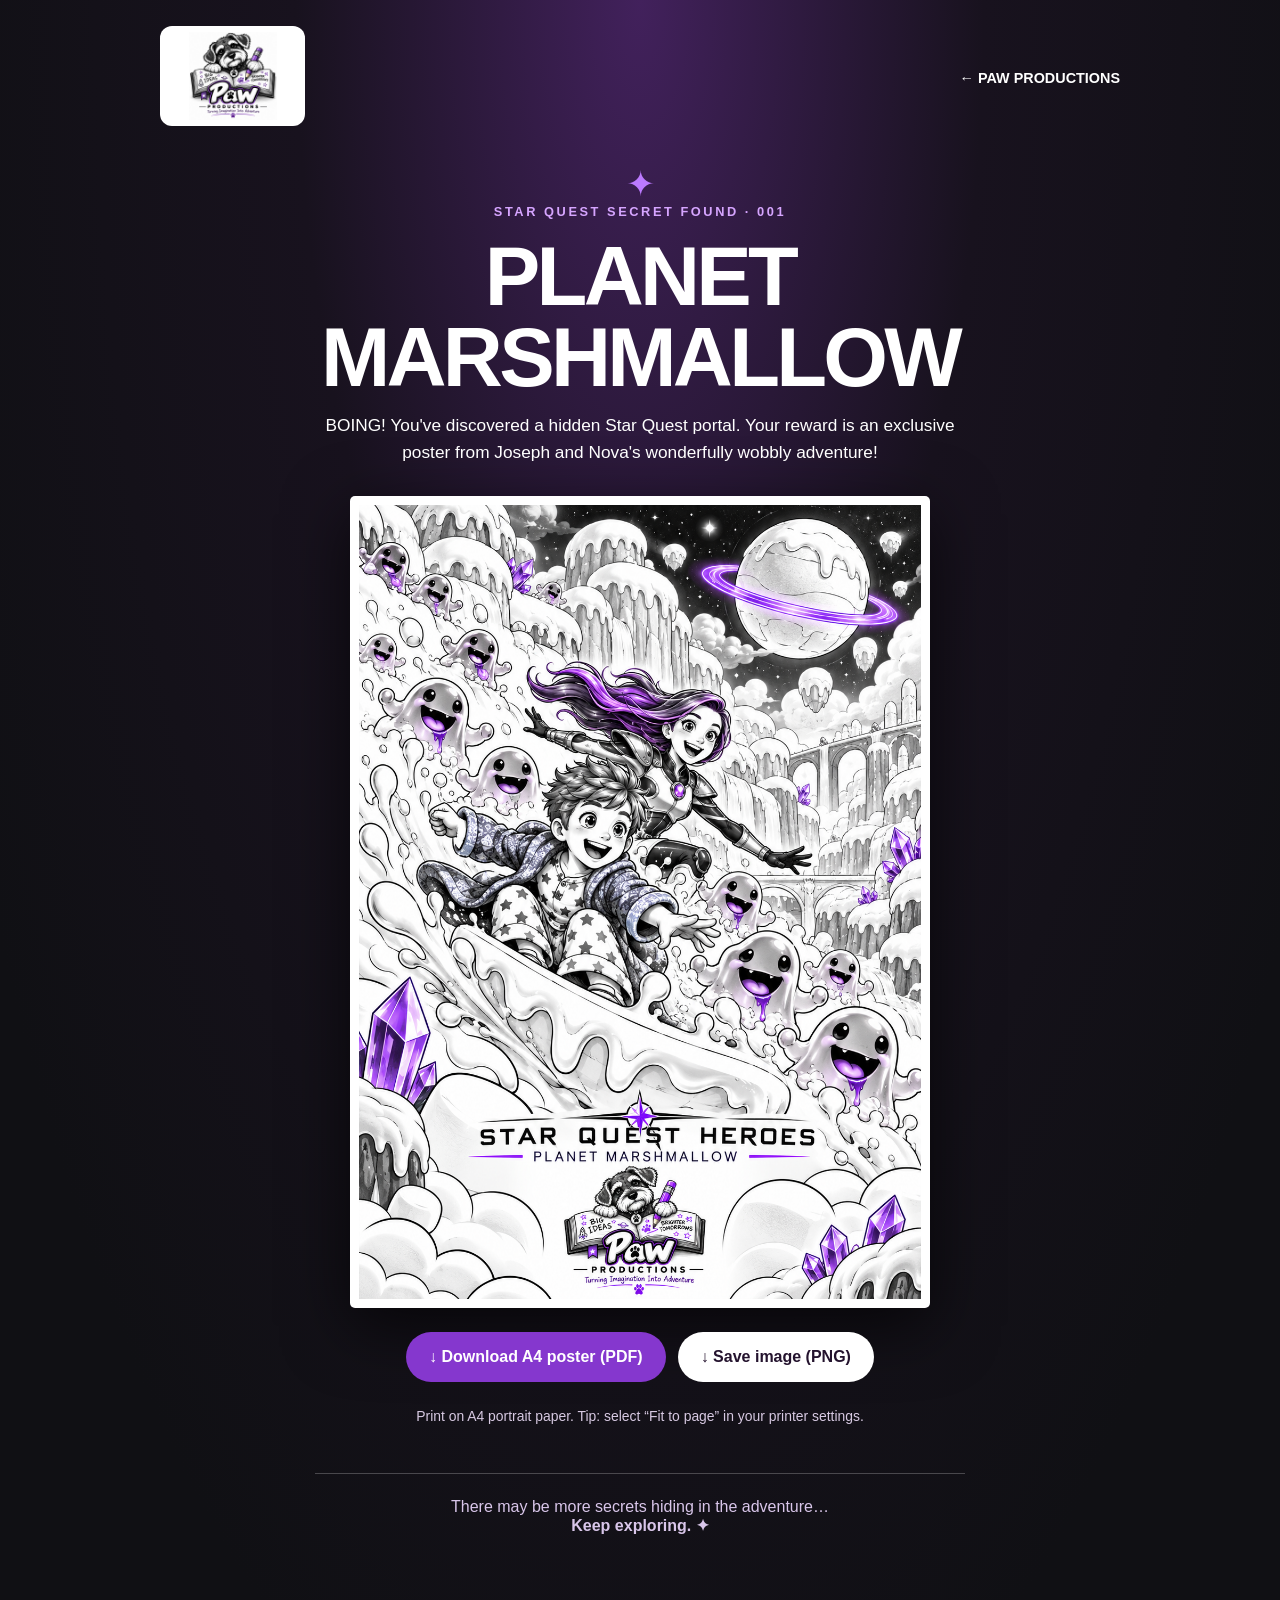
<file: sq/7x4p9k2m.html>
<!doctype html>
<html lang="en"><head><meta charset="utf-8"><meta name="viewport" content="width=device-width, initial-scale=1">
<meta name="theme-color" content="#17121d"><meta name="robots" content="noindex, nofollow, noarchive">
<title>Star Quest Secret Found! | Paw Productions</title>
<link rel="stylesheet" href="../styles.css">
<style>
.secret-page{min-height:100vh;background:radial-gradient(ellipse at 50% 0,#42215c 0,#18121e 38%,#101014 82%);color:white;text-align:center;padding:26px 20px 76px}
.secret-top{max-width:960px;margin:auto;display:flex;align-items:center;justify-content:space-between;gap:20px}.secret-top img{width:145px;max-height:100px;object-fit:contain;background:#fff;border-radius:12px;padding:6px}.secret-top a{color:#fff;text-decoration:none;font-weight:700;font-size:.9rem}
.secret-main{max-width:850px;margin:34px auto 0}.secret-star{font-size:2.2rem;color:#bc7aff}.secret-kicker{letter-spacing:.2em;color:#d6a5ff;font-size:.8rem;font-weight:900}.secret-main h1{font-size:clamp(2.5rem,8vw,5.2rem);line-height:.97;letter-spacing:-.045em;margin:18px auto 12px}.secret-main p{font-size:1.08rem;line-height:1.55;max-width:650px;margin:14px auto 24px}
.poster-frame{max-width:580px;margin:30px auto 22px;padding:9px;background:white;box-shadow:0 18px 65px #000a;border-radius:5px}.poster-frame img{display:block;width:100%;height:auto}.secret-actions{display:flex;justify-content:center;flex-wrap:wrap;gap:12px;margin:24px auto}.secret-actions a{background:#8537ce;color:white;text-decoration:none;border-radius:30px;padding:16px 23px;font-weight:900;display:inline-block}.secret-actions a.secondary{background:white;color:#24132e}.secret-note{font-size:.87rem!important;color:#d7c9e2}.secret-footer{border-top:1px solid #ffffff3b;padding-top:24px;margin:45px auto 0;max-width:650px;color:#d9c6ea}
@media(max-width:520px){.secret-top img{width:112px}.secret-top a{font-size:.78rem}.secret-page{padding:15px 12px 48px}.poster-frame{padding:5px}}
</style></head><body>
<div class="secret-page"><div class="secret-top"><a href="../" aria-label="Paw Productions home"><img src="../assets/paw-productions-logo.png" alt="Paw Productions official Amos logo"></a><a href="../">← PAW PRODUCTIONS</a></div>
<main class="secret-main"><div class="secret-star" aria-hidden="true">✦</div><div class="secret-kicker">STAR QUEST SECRET FOUND · 001</div>
<h1>PLANET<br>MARSHMALLOW</h1><p>BOING! You've discovered a hidden Star Quest portal. Your reward is an exclusive poster from Joseph and Nova's wonderfully wobbly adventure!</p>
<div class="poster-frame"><img src="../assets/sq-7x4p9k2m-r4v8.png" alt="Exclusive Planet Marshmallow poster: Joseph and Nova slide down a marshmallow wave among cheerful jelly creatures and purple crystals."></div>
<div class="secret-actions"><a href="../assets/sq-7x4p9k2m-r4v8.pdf" download="Star_Quest_Secret_001_Planet_Marshmallow_A4.pdf">↓ Download A4 poster (PDF)</a><a class="secondary" href="../assets/sq-7x4p9k2m-r4v8.png" download="Star_Quest_Secret_001_Planet_Marshmallow.png">↓ Save image (PNG)</a></div>
<p class="secret-note">Print on A4 portrait paper. Tip: select “Fit to page” in your printer settings.</p><div class="secret-footer">There may be more secrets hiding in the adventure…<br><strong>Keep exploring. ✦</strong></div>
</main></div></body></html>
</file>
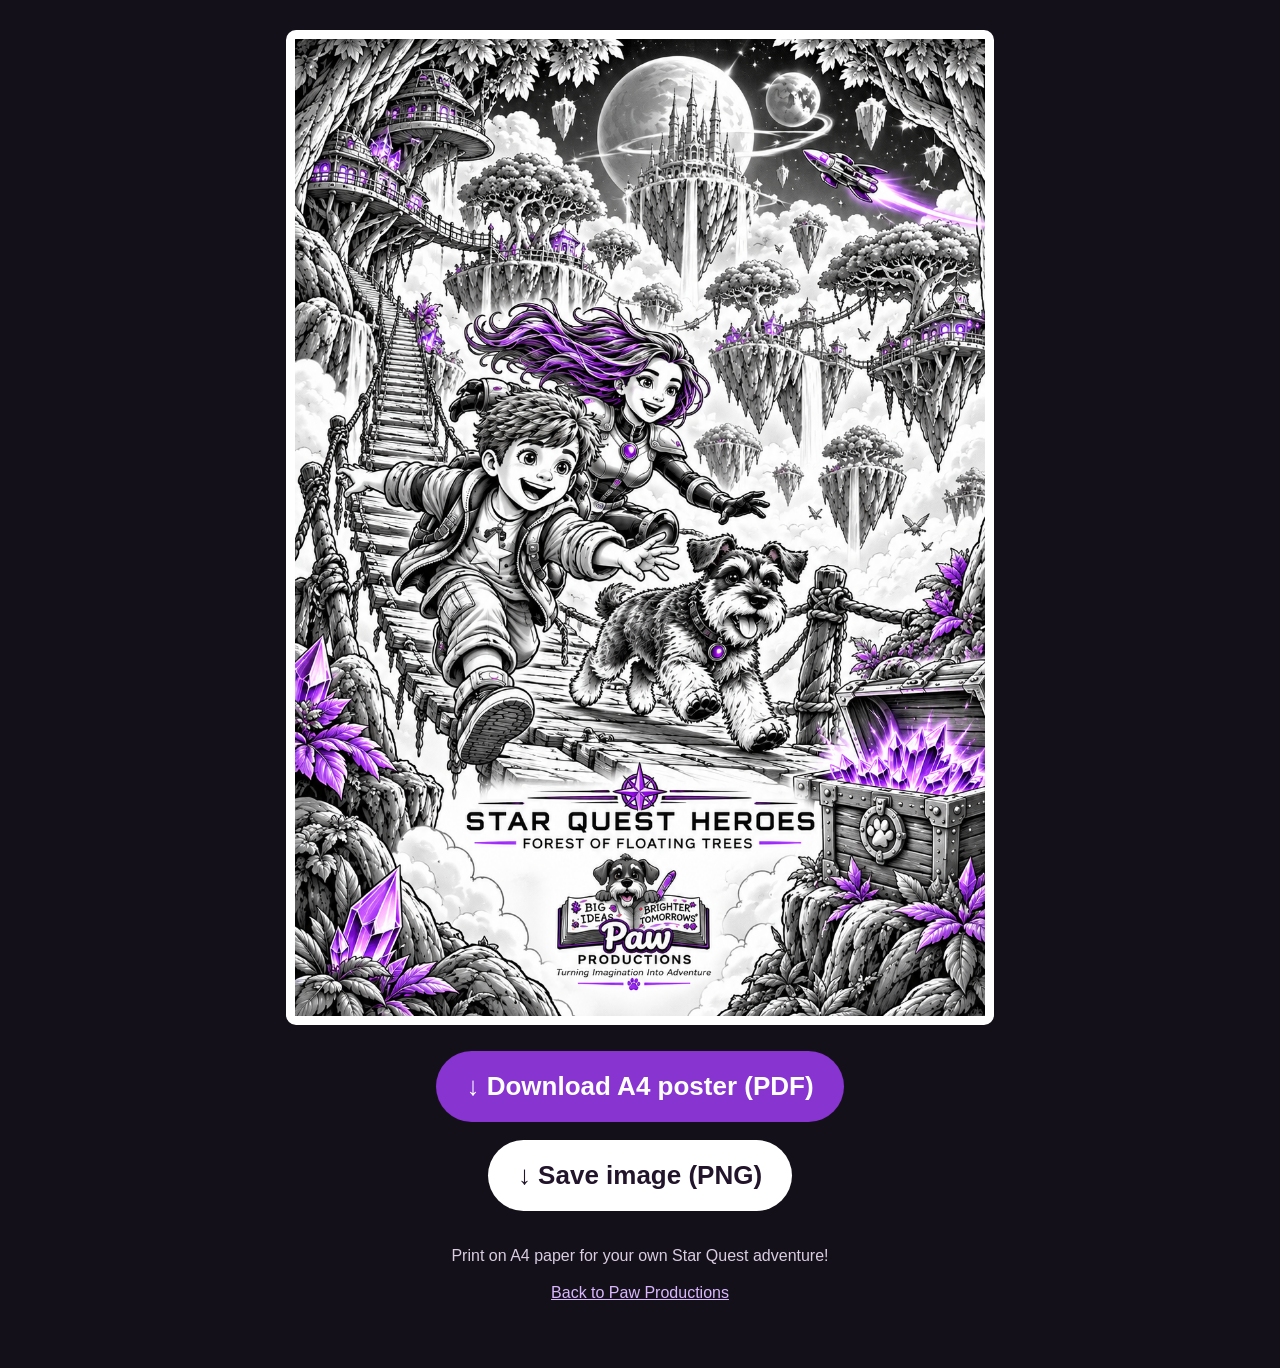
<file: sq/f6t9v3k2.html>
<!DOCTYPE html>
<html lang="en">
<head>
  <meta charset="UTF-8">
  <meta name="viewport" content="width=device-width, initial-scale=1">
  <meta name="robots" content="noindex, nofollow">
  <title>Star Quest Secret #003 | Paw Productions</title>
  <style>
    * { box-sizing: border-box; }
    body { margin: 0; background: #141019; color: white; font-family: Arial, sans-serif; text-align: center; }
    main { max-width: 740px; margin: 0 auto; padding: 30px 16px 50px; }
    .poster { display: block; width: 100%; height: auto; border: 9px solid white; border-radius: 10px; }
    .button { display: block; width: fit-content; max-width: 100%; margin: 26px auto 0; padding: 20px 30px; border-radius: 60px; font-size: clamp(17px, 4.5vw, 26px); font-weight: bold; text-decoration: none; }
    .pdf { background: #8734d0; color: white; }
    .png { background: white; color: #21142b; margin-top: 18px; }
    .note { margin-top: 32px; color: #d9cde1; line-height: 1.6; }
    .home { color: #d9b8ff; }
  </style>
</head>
<body>
  <main>
    <img class="poster" src="../assets/Star_Quest_Secret_003_Forest_of_Floating_Trees_A4.png" alt="Star Quest Heroes Forest of Floating Trees colouring poster">
    <a class="button pdf" href="../assets/Star_Quest_Secret_003_Forest_of_Floating_Trees_A4_261014_202818.pdf" download>↓ Download A4 poster (PDF)</a>
    <a class="button png" href="../assets/Star_Quest_Secret_003_Forest_of_Floating_Trees_A4.png" download>↓ Save image (PNG)</a>
    <p class="note">Print on A4 paper for your own Star Quest adventure!</p>
    <p><a class="home" href="https://paw-productions.co.uk/">Back to Paw Productions</a></p>
  </main>
</body>
</html>
</file>
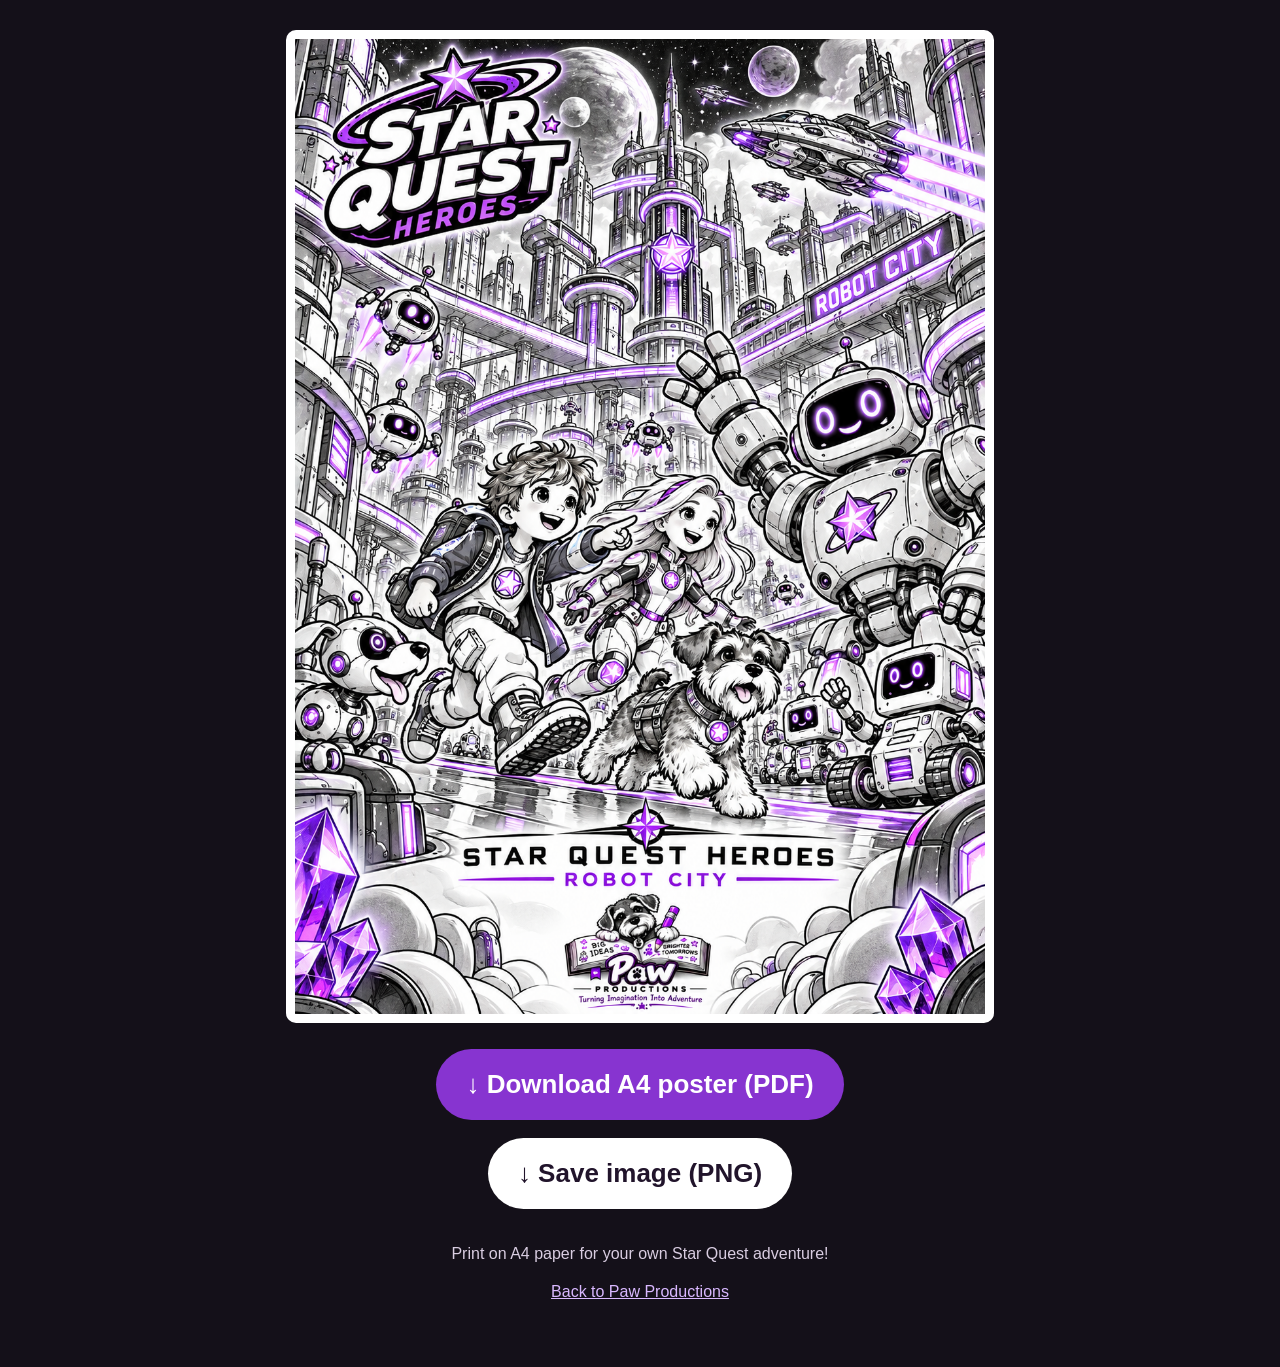
<file: sq/r8m4x2q7.html>
<!DOCTYPE html>
<html lang="en">
<head>
  <meta charset="UTF-8">
  <meta name="viewport" content="width=device-width, initial-scale=1">
  <meta name="robots" content="noindex, nofollow">
  <title>Star Quest Secret #002 | Paw Productions</title>
  <style>
    * { box-sizing: border-box; }
    body { margin: 0; background: #141019; color: white; font-family: Arial, sans-serif; text-align: center; }
    main { max-width: 740px; margin: 0 auto; padding: 30px 16px 50px; }
    .poster { display: block; width: 100%; height: auto; border: 9px solid white; border-radius: 10px; }
    .button { display: block; width: fit-content; max-width: 100%; margin: 26px auto 0; padding: 20px 30px; border-radius: 60px; font-size: clamp(17px, 4.5vw, 26px); font-weight: bold; text-decoration: none; }
    .pdf { background: #8734d0; color: white; }
    .png { background: white; color: #21142b; margin-top: 18px; }
    .note { margin-top: 32px; color: #d9cde1; line-height: 1.6; }
    .home { color: #d9b8ff; }
  </style>
</head>
<body>
  <main>
    <img class="poster" src="../assets/Star_Quest_Secret_002_Robot_City_A4.png" alt="Star Quest Heroes Robot City exclusive colouring poster">
    <a class="button pdf" href="../assets/Robot%20City%20reward.pdf" download>↓ Download A4 poster (PDF)</a>
    <a class="button png" href="../assets/Star_Quest_Secret_002_Robot_City_A4.png" download>↓ Save image (PNG)</a>
    <p class="note">Print on A4 paper for your own Star Quest adventure!</p>
    <p><a class="home" href="https://paw-productions.co.uk/">Back to Paw Productions</a></p>
  </main>
</body>
</html>
</file>
<file: styles.css>
qþ:root{--p:#7b2ac8;--ink:#111;--soft:#f2f1f3}*{box-sizing:border-box}html{scroll-behavior:smooth}body{margin:0;font-family:Arial,Helvetica,sans-serif;color:var(--ink);background:#fff}header{height:112px;display:flex;align-items:center;justify-content:space-between;padding:7px 5vw;border-bottom:2px solid #111;background:#fff;position:sticky;top:0;z-index:20}.logo img{width:205px;height:98px;object-fit:contain}nav{display:flex;gap:30px}nav a{color:#111;text-decoration:none;font-weight:900;text-transform:uppercase;font-size:.82rem;letter-spacing:.06em}.hero{display:grid;grid-template-columns:1.15fr .85fr;min-height:570px;background:#111;color:#fff}.hero-image{overflow:hidden;min-height:570px}.hero-image img{width:100%;height:100%;object-fit:cover;object-position:72% center;display:block}.hero-copy{padding:70px 6vw 60px 5vw;display:flex;flex-direction:column;justify-content:center;background:radial-gradient(circle at 0 50%,#2b173a 0,transparent 45%),#111}.tag,.kicker{font-size:.78rem;letter-spacing:.15em;font-weight:900;color:var(--p)}.tag{color:#fff;background:var(--p);padding:9px 12px;align-self:flex-start}h1{font-size:clamp(3.4rem,6.3vw,6.8rem);line-height:.86;letter-spacing:-.055em;margin:22px 0}.hero p{font-size:1.15rem;line-height:1.55;max-width:560px}.button{display:inline-block;align-self:flex-start;background:var(--p);color:#fff;text-decoration:none;padding:15px 24px;border-radius:28px;font-weight:900;text-transform:uppercase;font-size:.85rem;margin-top:16px}.book{display:grid;grid-template-columns:.7fr 1.3fr;gap:7vw;align-items:center;padding:80px 8vw;background:var(--soft)}.cover img{width:100%;max-width:470px;box-shadow:0 18px 45px #999}.book h2,.about h2,.secrets h2{font-size:clamp(2.5rem,5vw,5rem);line-height:.94;margin:12px 0 24px;text-transform:uppercase}.book em,.about em{font-style:normal;color:var(--p)}.book-copy p{font-size:1.1rem;line-height:1.6;max-width:690px}.worlds{display:grid;grid-template-columns:repeat(3,1fr);gap:3px;background:#111}.worlds article{position:relative;height:410px;overflow:hidden}.worlds img{width:100%;height:100%;object-fit:cover}.worlds article div{position:absolute;left:0;right:0;bottom:0;padding:55px 25px 24px;background:linear-gradient(transparent,rgba(0,0,0,.9));color:#fff}.worlds span{font-size:.7rem;font-weight:900;color:#c88cff}.worlds h3{font-size:1.55rem;margin:6px 0}.secrets{min-height:440px;background:#111;color:#fff;display:grid;grid-template-columns:.5fr 1.5fr;align-items:center;padding:60px 10vw}.crystal{font-size:12rem;color:var(--p);text-shadow:0 0 38px #9b4de2;text-align:center}.secrets p{font-size:1.1rem;line-height:1.6;max-width:660px}.light{background:#fff;color:var(--p)}.about{display:grid;grid-template-columns:.8fr 1.2fr;gap:6vw;align-items:center;padding:70px 9vw}.about img{width:100%;max-width:480px}.about p{font-size:1.1rem;line-height:1.55;max-width:600px}footer{display:flex;justify-content:space-between;padding:24px 6vw;background:#111;color:#bbb;font-size:.8rem}@media(max-width:800px){header{height:88px}.logo img{width:145px;height:76px}nav{display:none}.hero,.book,.secrets,.about{grid-template-columns:1fr}.hero-image{min-height:390px}.hero-copy{padding:45px 28px}.book,.about,.secrets{padding:55px 28px}.worlds{grid-template-columns:1fr}.worlds article{height:330px}.crystal{font-size:7rem}.cover{text-align:center}footer{display:block;text-align:center}}@media (max-width: 768px) {@media (max-width: 768px) {
  .hero-image {
    height: auto !important;
    min-height: 0 !important;
    aspect-ratio: auto !important;
    overflow: visible !important;
  }
  .hero-image img {
    display: block;
    width: 100% !important;
    height: auto !important;
    min-height: 0 !important;
    max-height: none !important;
    aspect-ratio: auto !important;
    object-fit: contain !important;
    object-position: center !important;
  }
}
  .hero-image img {
    width: 100%;
    height: auto;
    object-fit: contain;
    object-position: center;
  }
  .hero-image {
    height: auto;
  }
}
header .logo {
  display: none !important;
}
header {
  height: auto !important;
  min-height: 52px !important;
  padding: 10px 16px !important;
  background: #17121d !important;
  justify-content: center !important;
}
header nav {
  display: flex !important;
  flex-wrap: wrap;
  justify-content: center;
  gap: 12px;
}
header nav a {
  color: #ffffff !important;
  text-decoration: none;
  font-size: 13px;
}
header nav a:hover {
  color: #c89aff !important;
}

.worlds article:is(:first-child, :nth-child(2), :nth-child(3)) img {
 
  width: 100% !important;
  height: auto !important;
  object-fit: contain !important;
  display: block;
}

.worlds article:is(:first-child, :nth-child(2), :nth-child(3)) {
  height: auto !important;
  min-height: 0 !important;
  overflow: visible !important;
}

@media (max-width: 768px) {
  .worlds article:is(:first-child, :nth-child(2), :nth-child(3)) {
    height: auto !important;
    min-height: 0 !important;
    overflow: hidden !important;
  }
  .worlds article:is(:first-child, :nth-child(2), :nth-child(3)) img {
    position: static !important;
    width: 100% !important;
    height: auto !important;
    object-fit: contain !important;
  }
}
.worlds article:nth-child(3) {
  aspect-ratio: auto !important;
}

.worlds article:nth-child(3) > img {
  aspect-ratio: auto !important;
  max-height: none !important;
}
.button.light {
  color: #241438;
}

/* Paw Productions arcade improvements */
#arcade {
  padding-bottom: 32px;
}

#arcade .arcade-title {
  text-align: center;
  color: #ffffff;
  margin-bottom: 28px;
  letter-spacing: 2px;
}

#arcade .button.light {
  display: flex;
  align-items: center;
  justify-content: center;
  width: min(100%, 480px);
  min-height: 76px;
  margin: 0 auto 20px;
  text-align: center;
  box-sizing: border-box;
  transition: box-shadow 0.2s ease;
}

#arcade .button.light:hover,
#arcade .button.light:focus-visible {
  box-shadow: 0 0 22px rgba(165, 100, 230, 0.65);
}

/* Match Star Quest Secrets button to arcade */
#secrets .button.light {
  display: flex;
  align-items: center;
  justify-content: center;
  width: min(100%, 480px);
  min-height: 76px;
  margin: 0 auto 20px;
  text-align: center;
  box-sizing: border-box;
  transition: box-shadow 0.2s ease;
}

#secrets .button.light:hover,
#secrets .button.light:focus-visible {
  box-shadow: 0 0 22px rgba(165, 100, 230, 0.65);
}
</file>
<file: portal-animation.css>
/* Paw Productions — approved portal animation V17; scoped to the hero. */
.hero-image{position:relative;overflow:hidden}
.hero-image .portal-fx{position:absolute;pointer-events:none;z-index:1;overflow:visible}
.hero-image .portal-fx .glow{fill:none;stroke:#b956ff;stroke-width:27;opacity:.70;filter:url(#blur);animation:halo 3.8s ease-in-out infinite}
.hero-image .portal-fx .stream{fill:none;stroke:#fff1ff;stroke-width:11;stroke-linecap:round;stroke-dasharray:29 32 10 23 37 34;animation:flow 4.2s linear infinite;filter:url(#soft);opacity:1}
.hero-image .portal-fx .stream.alt{stroke:#be52ff;stroke-width:17;stroke-dasharray:52 32 15 23;opacity:1;animation-duration:6.2s;animation-direction:reverse}
.hero-image .portal-fx .particle{stroke-linejoin:round;fill:#fffaff;stroke:#e9b3ff;stroke-width:1.1;filter:drop-shadow(0px 0px 5px #c14cff);pointer-events:none}
.hero-image .portal-fx .particle.violet{fill:#d98cff;stroke:#fff0ff}
.hero-image .portal-fx .spark{fill:#f5c6ff;filter:url(#soft);animation:twinkle 3.4s ease-in-out infinite alternate}
.hero-image .portal-fx .crystal{fill:url(#crystal);animation:pulse 3.2s ease-in-out infinite;transform-box:fill-box;transform-origin:center}
.hero-image .portal-fx .crystal:nth-of-type(2n){animation-delay:-2s}
.hero-image .portal-fx .controls{display:flex;gap:12px;align-items:center;flex-wrap:wrap;margin-top:16px}
.hero-image .portal-fx button{background:#7e35ba;color:#fff;border:1px solid #b47adb;padding:11px 17px;border-radius:9px;font-weight:700;cursor:pointer}
.hero-image .portal-fx button:hover{background:#9648d3}
.hero-image .portal-fx .note{font-size:13px;color:#c8b9d6;margin-top:13px}
.hero-image .portal-fx .paused .stream, .hero-image .portal-fx .paused .spark, .hero-image .portal-fx .paused .crystal, .hero-image .portal-fx .paused .glow{animation-play-state:paused}
@keyframes flow{to{stroke-dashoffset:-550}}
@keyframes pulse{0%,100%{opacity:.24;transform:scale(.85)}50%{opacity:.92;transform:scale(1.5)}}
@keyframes halo{0%,100%{opacity:.55}50%{opacity:.95}}
@keyframes twinkle{0%,100%{opacity:.15}50%{opacity:.9}}
@media(prefers-reduced-motion:reduce){.hero-image .portal-fx .portal-particles{display:none}
.hero-image .portal-fx .stream, .hero-image .portal-fx .spark, .hero-image .portal-fx .crystal, .hero-image .portal-fx .glow{animation:none;opacity:.25}}
.hero-image .portal-fx .crystal-cluster{ transform-box: fill-box; transform-origin: center; }
.hero-image .portal-fx .crystal-halo{ fill: #bd4cff; opacity: .12; filter: blur(13px); animation: crystalBreath var(--duration) ease-in-out var(--delay) infinite; transform-box: fill-box; transform-origin: center; }
.hero-image .portal-fx .crystal-inner{ fill: #ec9aff; opacity: .12; filter: blur(7px); animation: crystalCore var(--duration) ease-in-out var(--delay) infinite; transform-box: fill-box; transform-origin: center; }
.hero-image .portal-fx .crystal-glint{ fill: #fff4ff; opacity: .08; filter: blur(2px) drop-shadow(0 0 6px #d873ff); animation: crystalShine var(--duration) ease-in-out var(--delay) infinite; transform-box: fill-box; transform-origin: center; }
@keyframes crystalBreath { 0%,100% { opacity:.10; transform:scale(.78) } 48% {opacity:.76; transform:scale(1.18)} }
@keyframes crystalCore { 0%,100% { opacity:.10; transform:scale(.76) } 48% {opacity:.86; transform:scale(1.14)} }
@keyframes crystalShine { 0%,100% {opacity:.08;transform:scale(.8)} 48% {opacity:.92;transform:scale(1.06)} }
.hero-image .portal-fx .paused .crystal-halo, .hero-image .portal-fx .paused .crystal-inner, .hero-image .portal-fx .paused .crystal-glint{ animation-play-state: paused; }
@media(prefers-reduced-motion:reduce) {.hero-image .portal-fx .crystal-halo, .hero-image .portal-fx .crystal-inner, .hero-image .portal-fx .crystal-glint{ animation:none;opacity:.15; }}
.hero-image .portal-fx .magic-dust{ pointer-events:none; }
.hero-image .portal-fx .dust-mote{ fill:#efd0ff; filter:drop-shadow(0 0 6px #d78aff) drop-shadow(0 0 11px #a93cff); stroke:#f7ddff; stroke-width:.65px; animation:dustFloat var(--drift) ease-in-out var(--offset) infinite; }
.hero-image .portal-fx .dust-mote.cool{ fill:#c47aff; }
.hero-image .portal-fx .dust-mote.soft{ fill:#fff5ff; filter:drop-shadow(0 0 6px #f3cfff) drop-shadow(0 0 10px #b35aff); }
@keyframes dustFloat { 0% { opacity:0; transform:translate(0,14px) scale(.65) } 18% {opacity:var(--brightness)} 52% {opacity:calc(var(--brightness) * .7);transform:translate(var(--sway),-19px) scale(1.05)} 82% {opacity:var(--brightness)} 100% {opacity:0;transform:translate(var(--end),-53px) scale(.55)} }
.hero-image .portal-fx .paused .dust-mote{ animation-play-state:paused; }
@media(prefers-reduced-motion:reduce){.hero-image .portal-fx .magic-dust{display:none}}
.hero-image .portal-fx .shooting-star{ pointer-events:none; opacity:0; animation:shootAcross 11s linear infinite; }
.hero-image .portal-fx .shooting-tail{ fill:none; stroke:url(#shoot-tail); stroke-width:4; stroke-linecap:round; filter:drop-shadow(0 0 5px #d68aff); }
.hero-image .portal-fx .shooting-core{ fill:#fffaff; stroke:#d99aff; stroke-width:1.4; filter:drop-shadow(0 0 5px #ffffff) drop-shadow(0 0 12px #bc53ff); }
@keyframes shootAcross { 0%,18%,31%,100% {opacity:0;transform:translate(0,0) scale(.85)} 19% {opacity:0;transform:translate(0,0) scale(.85)} 20% {opacity:1;transform:translate(25px,9px) scale(1)} 28% {opacity:1;transform:translate(355px,121px) scale(1)} 30% {opacity:0;transform:translate(405px,138px) scale(.9)} }
.hero-image .portal-fx .paused .shooting-star{ animation-play-state:paused; }
@media(prefers-reduced-motion:reduce){.hero-image .portal-fx .shooting-star{display:none}}
.hero-image .portal-fx .flying-ship{ pointer-events:none; opacity:0; animation:shipFlight 16s ease-in-out infinite; filter:drop-shadow(0 0 4px #ae53f5); }
.hero-image .portal-fx .ship-lights{ animation:shipLights 1.2s ease-in-out infinite alternate; }
.hero-image .portal-fx .ship-engine{ animation:engineGlow 1.7s ease-in-out infinite alternate; }
@keyframes shipFlight {
  0%,7% { opacity:0; transform:translate(1190px,155px) scale(.78); }
  11% { opacity:1; transform:translate(1130px,148px) scale(.8); }
  37% { opacity:1; transform:translate(830px,115px) scale(.94); }
  58% { opacity:1; transform:translate(610px,145px) scale(.84); }
  65%,100% { opacity:0; transform:translate(535px,133px) scale(.76); }
}
@keyframes shipLights { from {opacity:.35} to {opacity:1} }
@keyframes engineGlow { from {opacity:.35;transform:scaleX(.75)} to {opacity:.9;transform:scaleX(1.12)} }
.hero-image .portal-fx .paused .flying-ship, .hero-image .portal-fx .paused .ship-lights, .hero-image .portal-fx .paused .ship-engine{animation-play-state:paused}
@media(prefers-reduced-motion:reduce){.hero-image .portal-fx .flying-ship{display:none}}
.hero-image .portal-fx .waterfall-ripples{pointer-events:none;mix-blend-mode:screen}
.hero-image .portal-fx .waterfall-ripples .waterline{fill:none;stroke:#f7f0ff;stroke-width:3.5;stroke-linecap:round;stroke-dasharray:11 23 20 32;opacity:.48;filter:drop-shadow(0 0 3px #f0d8ff);animation:waterfallFlow var(--water-speed,2.8s) linear infinite}
.hero-image .portal-fx .waterfall-ripples .waterline.fine{stroke:#d6c5ec;stroke-width:2;stroke-dasharray:7 17 14 25;opacity:.38;animation-duration:var(--water-speed,3.3s);animation-delay:-1.3s}
.hero-image .portal-fx .waterfall-ripples .waterglint{fill:#fff;opacity:.1;filter:blur(3px);animation:waterShimmer 3.1s ease-in-out infinite alternate}
@keyframes waterfallFlow {to {stroke-dashoffset:-172}}
@keyframes waterShimmer {to {opacity:.42}}
.hero-image .portal-fx .paused .waterfall-ripples *{animation-play-state:paused}
@media(prefers-reduced-motion:reduce){.hero-image .portal-fx .waterfall-ripples .waterline, .hero-image .portal-fx .waterfall-ripples .waterglint{animation:none;opacity:.13}}
</file>
